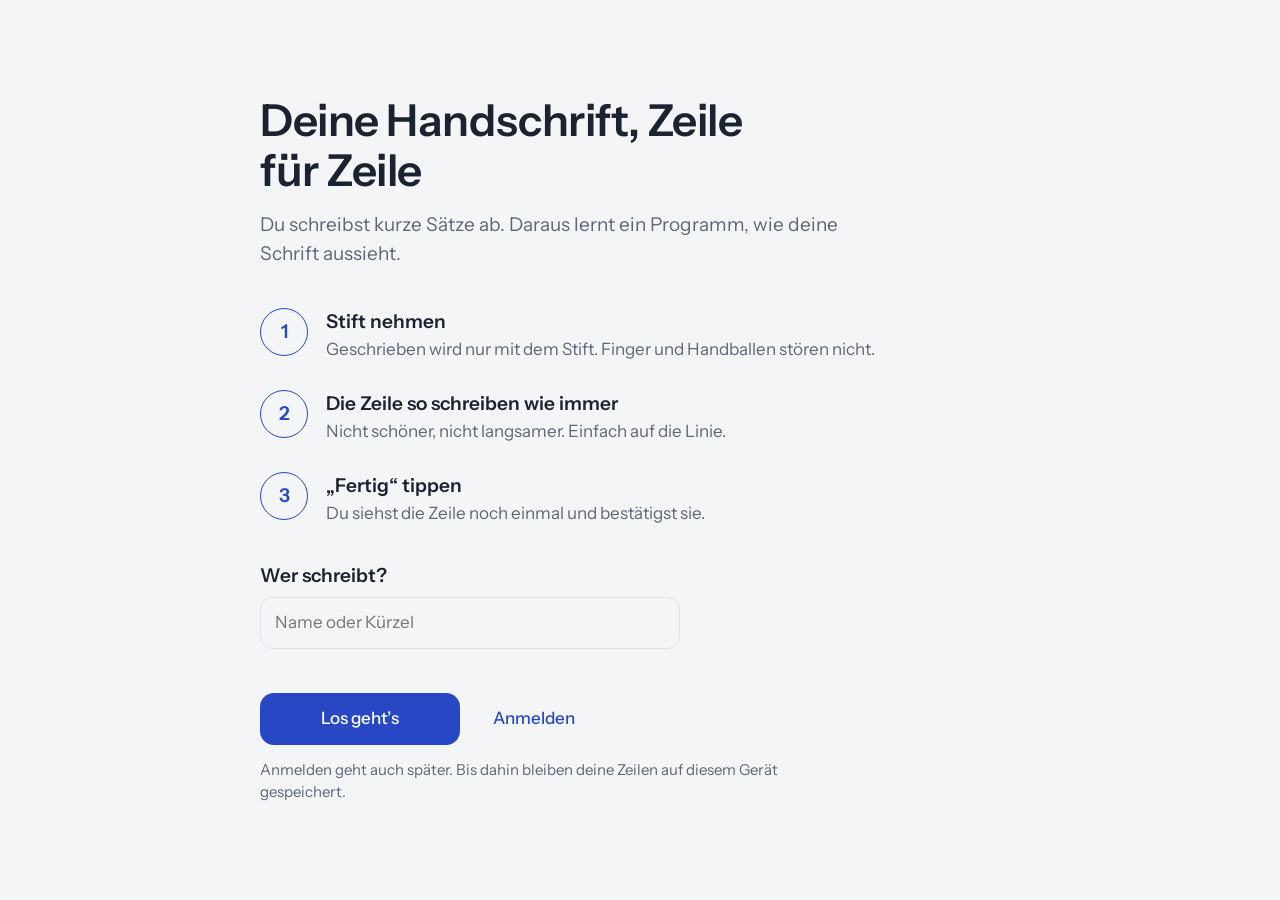
<file: web/index.html>
<!doctype html>
<html lang="de">
<head>
<meta charset="utf-8">
<meta name="viewport" content="width=device-width, initial-scale=1, maximum-scale=1, user-scalable=no, viewport-fit=cover">
<title>Handschrift</title>
<meta name="color-scheme" content="light dark">
<meta name="theme-color" content="#F3F5F7" media="(prefers-color-scheme: light)">
<meta name="theme-color" content="#14171C" media="(prefers-color-scheme: dark)">
<link rel="manifest" href="manifest.webmanifest">
<link rel="icon" href="icons/icon.svg" type="image/svg+xml">
<link rel="apple-touch-icon" href="icons/icon-192.png">
<link rel="stylesheet" href="styles.css">
<link rel="stylesheet" href="library.css">
<link rel="stylesheet" href="training.css">
<script src="config.js"></script>
<script type="module" src="js/main.js"></script>
</head>
<body>
<svg width="0" height="0" style="position:absolute" aria-hidden="true">
  <defs>
    <symbol id="i-undo" viewBox="0 0 24 24"><path d="M9 14 4 9l5-5"/><path d="M4 9h10.5a5.5 5.5 0 0 1 0 11H11"/></symbol>
    <symbol id="i-redo" viewBox="0 0 24 24"><path d="M15 14l5-5-5-5"/><path d="M20 9H9.5a5.5 5.5 0 0 0 0 11H13"/></symbol>
    <symbol id="i-eraser" viewBox="0 0 24 24"><path d="M8.5 19.5 3.8 14.8a1.8 1.8 0 0 1 0-2.6l8.4-8.4a1.8 1.8 0 0 1 2.6 0l4.4 4.4a1.8 1.8 0 0 1 0 2.6l-8.8 8.7z"/><path d="M8.6 8.4l7 7"/><path d="M8.5 19.5H20"/></symbol>
    <symbol id="i-clear" viewBox="0 0 24 24"><path d="M5 7h14"/><path d="M10 7V5h4v2"/><path d="M7 7l1 12h8l1-12"/></symbol>
    <symbol id="i-skip" viewBox="0 0 24 24"><path d="M5 6l7 6-7 6"/><path d="M13 6l7 6-7 6"/></symbol>
    <symbol id="i-check" viewBox="0 0 24 24"><path d="M5 12.5l4.5 4.5L19 7.5"/></symbol>
    <symbol id="i-again" viewBox="0 0 24 24"><path d="M19 12a7 7 0 1 1-2.05-4.95"/><path d="M19 4v4h-4"/></symbol>
    <symbol id="i-gear" viewBox="0 0 24 24"><path d="M4 7h9M17 7h3M4 17h3M11 17h9"/><circle cx="15" cy="7" r="2"/><circle cx="9" cy="17" r="2"/></symbol>
    <symbol id="i-cloud-alert" viewBox="0 0 24 24"><path d="M7 18h10a4 4 0 0 0 .6-7.95A6 6 0 0 0 6.1 10.5 3.75 3.75 0 0 0 7 18z"/><path d="M12 9.5v3.5"/><path d="M12 15.4v.2"/></symbol>
    <symbol id="i-cloud-check" viewBox="0 0 24 24"><path d="M7 18h10a4 4 0 0 0 .6-7.95A6 6 0 0 0 6.1 10.5 3.75 3.75 0 0 0 7 18z"/><path d="M9.4 13.4l1.9 1.9 3.5-3.6"/></symbol>
    <symbol id="i-cloud" viewBox="0 0 24 24"><path d="M7 18h10a4 4 0 0 0 .6-7.95A6 6 0 0 0 6.1 10.5 3.75 3.75 0 0 0 7 18z"/><path d="M12 15v-5M9.8 12.2 12 10l2.2 2.2"/></symbol>
    <symbol id="i-pen" viewBox="0 0 24 24"><path d="M4 20l1.2-4.4L15.8 5a2 2 0 0 1 2.8 0l.4.4a2 2 0 0 1 0 2.8L8.4 18.8 4 20z"/><path d="M14 6.8l3.2 3.2"/></symbol>
    <symbol id="i-down" viewBox="0 0 24 24"><path d="M12 4v11"/><path d="M7.5 10.5 12 15l4.5-4.5"/><path d="M5 19h14"/></symbol>
    <symbol id="i-info" viewBox="0 0 24 24"><circle cx="12" cy="12" r="9"/><path d="M12 11v5"/><path d="M12 7.6v.2"/></symbol>
    <symbol id="i-back" viewBox="0 0 24 24"><path d="M15 5l-7 7 7 7"/></symbol>
    <symbol id="i-copy" viewBox="0 0 24 24"><rect x="8.5" y="8.5" width="11" height="11" rx="2"/><path d="M15.5 8.5V6.5a2 2 0 0 0-2-2h-7a2 2 0 0 0-2 2v7a2 2 0 0 0 2 2h2"/></symbol>
    <symbol id="i-nib" viewBox="0 0 24 24"><path d="M12 3.5 17.5 10 12 20.5 6.5 10z"/><path d="M12 13.2v7.3"/><circle cx="12" cy="11.6" r="1.4"/></symbol>
    <symbol id="i-expand" viewBox="0 0 24 24"><path d="M4 9V4h5M15 4h5v5M20 15v5h-5M9 20H4v-5"/></symbol>
    <symbol id="i-more" viewBox="0 0 24 24"><circle cx="5.5" cy="12" r="1.3"/><circle cx="12" cy="12" r="1.3"/><circle cx="18.5" cy="12" r="1.3"/></symbol>
    <symbol id="i-share" viewBox="0 0 24 24"><path d="M12 15V4"/><path d="M7.5 8.5 12 4l4.5 4.5"/><path d="M5 12v6.5A1.5 1.5 0 0 0 6.5 20h11a1.5 1.5 0 0 0 1.5-1.5V12"/></symbol>
    <symbol id="i-shrink" viewBox="0 0 24 24"><path d="M9 4v5H4M15 4v5h5M20 15h-5v5M4 15h5v5"/></symbol>
    <symbol id="i-panel" viewBox="0 0 24 24"><rect x="3.5" y="5" width="17" height="14" rx="2"/><path d="M9.5 5v14"/></symbol>
  </defs>
</svg>

<header class="bar" id="bar">
  <nav class="tabs" aria-label="Bereiche">
    <a href="#/erfassen" data-route="erfassen">Erfassen</a>
    <a href="#/schreiben" data-route="schreiben">Schreiben</a>
    <a href="#/training" data-route="training">Training</a>
  </nav>
  <div class="bar-right">
    <a class="waiting empty" id="waiting" href="#/einstellungen" aria-hidden="true" tabindex="-1">
      <svg class="ic"><use id="waiting-icon" href="#i-cloud"/></svg><span id="waiting-text" class="w-long"></span><span id="waiting-short" class="w-short"></span>
    </a>
    <a class="iconbtn" href="#/einstellungen" data-route="einstellungen" aria-label="Einstellungen" title="Einstellungen">
      <svg class="ic"><use href="#i-gear"/></svg>
    </a>
  </div>
</header>

<main id="main">

  <p class="framed-note" id="framed-note" hidden>Anmelden und Installieren klappt nur, wenn die App in einem eigenen Tab läuft. <a id="framed-link" href="./index.html" target="_blank" rel="noopener">App im eigenen Tab öffnen</a></p>

  <!-- No storage (IndexedDB blocked) -->
  <section class="view view-generate" id="v-nostore" hidden>
    <div class="placeholder">
      <h1>Hier kann nichts gespeichert werden</h1>
      <p>Dieser Browser erlaubt der App keinen Speicher, vielleicht ist es ein privates Fenster. Ohne Speicher gehen geschriebene Zeilen verloren.</p>
      <p class="muted">Bitte öffne die App in einem normalen Fenster.</p>
    </div>
  </section>

  <!-- First run -->
  <section class="view view-start" id="v-start" hidden>
    <div class="start-inner">
      <h1 class="start-title">Deine Handschrift, Zeile für Zeile</h1>
      <p class="lead">Du schreibst kurze Sätze ab. Daraus lernt ein Programm, wie deine Schrift aussieht.</p>
      <ol class="steps">
        <li><span class="step-n">1</span><div><strong>Stift nehmen</strong><span>Geschrieben wird nur mit dem Stift. Finger und Handballen stören nicht.</span></div></li>
        <li><span class="step-n">2</span><div><strong>Die Zeile so schreiben wie immer</strong><span>Nicht schöner, nicht langsamer. Einfach auf die Linie.</span></div></li>
        <li><span class="step-n">3</span><div><strong>„Fertig“ tippen</strong><span>Du siehst die Zeile noch einmal und bestätigst sie.</span></div></li>
      </ol>
      <div class="who">
        <label class="field" for="start-writer"><span>Wer schreibt?</span>
          <input id="start-writer" type="text" autocomplete="off" autocapitalize="words" spellcheck="false" maxlength="40" placeholder="Name oder Kürzel"></label>
        <p class="err" id="start-err" role="alert" hidden>Bitte gib einen Namen oder ein Kürzel ein.</p>
      </div>
      <div class="start-actions">
        <button class="btn primary" id="start-go" type="button">Los geht’s</button>
        <button class="btn quiet" id="start-signin" type="button">Anmelden</button>
      </div>
      <p class="fine" id="start-signin-note">Anmelden geht auch später. Bis dahin bleiben deine Zeilen auf diesem Gerät gespeichert.</p>
    </div>
  </section>

  <!-- Capture -->
  <section class="view view-capture" id="v-erfassen" hidden>
    <div class="cap" id="cap" data-state="loading">

      <div class="cap-write">
        <div class="cap-head">
          <p class="progress"><span class="who-now" id="cap-writer"></span><span id="cap-progress">&nbsp;</span><a class="total" id="cap-total" href="#/zeilen" title="Meine Zeilen ansehen und bearbeiten"></a></p>
          <div class="pbar" aria-hidden="true"><span id="cap-bar"></span></div>
          <p class="prompt" id="cap-prompt" aria-live="polite">&nbsp;</p>
        </div>
        <div class="cap-tools" role="toolbar" aria-label="Zeile">
          <button class="btn tool" id="cap-undo" type="button" aria-label="Rückgängig"><svg class="ic"><use href="#i-undo"/></svg><span>Rückgängig</span></button>
          <button class="btn tool icon" id="cap-again" type="button" aria-label="Wiederholen" title="Wiederholen" disabled><svg class="ic"><use href="#i-redo"/></svg></button>
          <button class="btn tool" id="cap-erase" type="button" aria-label="Radieren"><svg class="ic"><use href="#i-eraser"/></svg><span>Radieren</span></button>
          <button class="btn tool erase-only" id="erase-cancel" type="button"><svg class="ic"><use href="#i-back"/></svg><span>Abbrechen</span></button>
          <p class="erase-status erase-only" id="erase-status" aria-live="polite"></p>
          <button class="btn primary danger erase-only" id="erase-ok" type="button" disabled><svg class="ic"><use href="#i-eraser"/></svg><span>Entfernen</span></button>
          <span class="sep" aria-hidden="true"></span>
          <button class="btn tool" id="cap-skip" type="button" aria-label="Überspringen"><svg class="ic"><use href="#i-skip"/></svg><span>Überspringen</span></button>
          <button class="btn tool" id="cap-clear" type="button" aria-label="Löschen"><svg class="ic"><use href="#i-clear"/></svg><span>Löschen</span></button>
          <span class="spacer"></span>
          <button class="btn tool" id="cap-look" type="button" aria-label="Stift & Papier" aria-haspopup="dialog"><svg class="ic"><use href="#i-nib"/></svg><span>Stift &amp; Papier</span></button>
          <button class="btn tool" id="cap-fs" type="button" aria-label="Vollbild" aria-pressed="false"><svg class="ic"><use id="cap-fs-icon" href="#i-expand"/></svg><span id="cap-fs-label">Vollbild</span></button>
          <button class="btn tool icon" id="cap-more" type="button" aria-label="Mehr" title="Mehr" aria-haspopup="menu" aria-expanded="false" aria-controls="cap-menu" hidden><svg class="ic"><use href="#i-more"/></svg></button>
          <span class="sep" aria-hidden="true"></span>
          <button class="btn primary" id="cap-done" type="button" aria-label="Fertig"><svg class="ic"><use href="#i-check"/></svg><span>Fertig</span></button>
        </div>
        <!-- On a narrow screen Überspringen, Stift & Papier and Vollbild move in here (view.js fitTools). -->
        <div class="cap-menu" id="cap-menu" role="menu" aria-label="Mehr" hidden></div>
        <div class="sheet" id="cap-sheet">
          <canvas id="cap-canvas"></canvas>
          <p class="sheet-hint" id="cap-hint">Schreib mit dem Stift auf die Linie.</p>
        </div>
        <p class="turn-hint">Dreh das Gerät quer, dann passt die Zeile besser.</p>
      </div>

      <div class="cap-panel cap-confirm" role="region" aria-labelledby="confirm-title">
        <h2 id="confirm-title">Genau so geschrieben?</h2>
        <div class="compare">
          <p class="compare-label">Vorlage</p>
          <p class="compare-text" id="confirm-prompt"></p>
          <p class="compare-label">Deine Zeile</p>
          <div class="compare-ink"><canvas id="confirm-canvas"></canvas></div>
        </div>
        <ul class="qa" id="confirm-qa" hidden></ul>
        <div class="actions">
          <button class="btn" id="confirm-back" type="button"><svg class="ic"><use href="#i-back"/></svg><span>Zurück zum Blatt</span></button>
          <button class="btn" id="confirm-redo" type="button"><svg class="ic"><use href="#i-again"/></svg><span>Nochmal</span></button>
          <button class="btn primary" id="confirm-ok" type="button"><svg class="ic"><use href="#i-check"/></svg><span id="confirm-ok-label">Ja, weiter</span></button>
        </div>
      </div>

      <div class="cap-panel cap-pause" role="alertdialog" aria-labelledby="pause-title">
        <h2 id="pause-title">Der Bildschirm hat sich bewegt</h2>
        <p>Bitte schreib die Zeile noch einmal.</p>
        <div class="actions"><button class="btn primary" id="pause-ok" type="button"><svg class="ic"><use href="#i-pen"/></svg><span>Zeile neu schreiben</span></button></div>
      </div>

      <div class="cap-panel cap-block">
        <h2 id="block-title">Block geschafft</h2>
        <div class="dots" id="block-dots" aria-hidden="true"></div>
        <p id="block-text"></p>
        <div class="actions">
          <button class="btn" id="block-pause" type="button">Pause machen</button>
          <button class="btn primary" id="block-next" type="button"><span>Nächster Block</span></button>
        </div>
      </div>

      <div class="cap-panel cap-resting">
        <h2>Gute Pause</h2>
        <p>Du kannst jederzeit weitermachen, auch auf einem anderen Gerät.</p>
        <div class="actions"><button class="btn primary" id="rest-go" type="button"><svg class="ic"><use href="#i-pen"/></svg><span>Weiterschreiben</span></button></div>
      </div>

      <div class="cap-panel cap-all">
        <h2>Alle Zeilen geschrieben</h2>
        <p id="all-text">Danke! Mehr gibt es im Moment nicht zu schreiben.</p>
      </div>

      <div class="cap-panel cap-nocaps" role="alert">
        <h2>So kann die App nicht aufzeichnen</h2>
        <p id="nocaps-text"></p>
      </div>

      <div class="cap-panel cap-loading"><p class="muted">Einen Moment …</p></div>
    </div>

    <dialog class="dlg look-dlg" id="dlg-look" aria-labelledby="look-title">
      <div class="look-head">
        <h2 id="look-title">Stift &amp; Papier</h2>
        <button class="btn primary" id="look-close" type="button"><span>Schließen</span></button>
      </div>
      <p class="look-note">So sieht deine Schrift auf dem Blatt aus. Aufgezeichnet wird immer genau dasselbe.</p>
      <div id="look-controls"></div>
    </dialog>
  </section>

  <!-- Generate: text in, handwriting out -->
  <section class="view view-write" id="v-schreiben" hidden>
    <div class="gen" id="gen" data-mode="zettel">

      <!-- Zettel: a short text on a sheet of its own size; Seite: A4 pages and a PDF (page-view.js) -->
      <div class="gen-modes" role="radiogroup" aria-label="Art">
        <button class="gen-choice" type="button" role="radio" aria-checked="true" data-mode="zettel">Zettel</button>
        <button class="gen-choice" type="button" role="radio" aria-checked="false" data-mode="seite">Seite</button>
      </div>

      <!-- The sheet. It is always there; without a model it says why and what to do. -->
      <div class="gen-stage" id="gen-stage">
        <div class="gen-paper" id="gen-paper">
          <canvas class="gen-lines" id="gen-lines" aria-hidden="true"></canvas>
          <div id="gen-canvas" role="img" aria-label="Geschriebener Text"></div>
          <p class="gen-empty" id="gen-empty">Hier erscheint deine Schrift.</p>
          <div class="gen-state" id="gen-model" role="status">
            <div class="gen-state-in">
              <p id="gm-text"></p>
              <div class="pbar" id="gm-bar" hidden><span id="gm-fill"></span></div>
              <div class="gen-state-actions" id="gm-actions">
                <button class="btn primary" id="gm-signin" type="button" hidden>Anmelden</button>
                <a class="btn primary" id="gm-capture" href="#/erfassen" hidden>Zeilen schreiben</a>
                <button class="btn" id="gm-retry" type="button" hidden><span>Nochmal versuchen</span></button>
              </div>
            </div>
          </div>
        </div>
      </div>

      <!-- Seite: the A4 pages, one canvas each; a tap on a word marks its piece for rewriting -->
      <div class="pg-stage" id="pg-stage" data-only="seite" hidden>
        <div class="pg-pages" id="pg-pages">
          <p class="pg-empty" id="pg-empty">Hier erscheinen deine Seiten.</p>
          <div class="pg-pick" id="pg-pick" hidden><button class="pg-redo" id="pg-redo" type="button"><svg class="ic" aria-hidden="true"><use href="#i-again"/></svg><span>Neu schreiben</span></button></div>
        </div>
      </div>

      <div class="gen-dock" id="gen-work" hidden>
        <div class="gen-row">
          <div class="gen-status">
            <span class="gen-busy" id="gen-busy" hidden><span class="pen-dot" aria-hidden="true"></span><span id="gen-busy-text" role="status">schreibt …</span></span>
            <span class="gen-busy" id="pg-busy" data-only="seite" hidden><span class="pen-dot" aria-hidden="true"></span><span id="pg-busy-text" role="status"></span><span class="pbar" id="pg-bar" hidden><span id="pg-fill"></span></span></span>
            <span class="gen-info pg-info" id="pg-info" data-only="seite" role="status" hidden></span>
            <span class="gen-info" id="gen-info"><span id="gi-text" role="status"></span><span class="pbar" id="gi-bar" hidden><span id="gi-fill"></span></span></span>
          </div>
          <div class="gen-tools">
            <button class="gen-tool" id="pg-now" data-only="seite" type="button" aria-label="Sofort zeigen" hidden><svg class="ic" aria-hidden="true"><use href="#i-skip"/></svg><span class="pg-long">Sofort zeigen</span></button>
            <button class="gen-tool" id="gen-again" data-only="zettel" type="button" title="Denselben Text noch einmal schreiben" disabled><svg class="ic" aria-hidden="true"><use href="#i-again"/></svg><span>Nochmal</span></button>
            <button class="gen-tool" id="gen-style-btn" type="button" aria-expanded="false" aria-controls="gen-style"><svg class="ic" aria-hidden="true"><use href="#i-nib"/></svg><span>Stil</span></button>
            <div class="gen-menu-wrap" data-only="zettel">
              <button class="gen-tool" id="gen-save" type="button" aria-haspopup="menu" aria-expanded="false" aria-controls="gen-save-menu" disabled><svg class="ic" aria-hidden="true"><use href="#i-down"/></svg><span>Speichern</span></button>
              <div class="gen-menu" id="gen-save-menu" role="menu" hidden>
                <button type="button" role="menuitem" id="gen-png" disabled>Als Bild</button>
                <button type="button" role="menuitem" id="gen-ink-png" disabled>Ohne Papier</button>
                <button type="button" role="menuitem" id="gen-svg" disabled>Als SVG</button>
                <button type="button" role="menuitem" id="gen-copy" disabled hidden>Kopieren</button>
              </div>
            </div>
            <button class="gen-tool" id="pg-share" data-only="seite" type="button" aria-label="Teilen" disabled hidden><svg class="ic" aria-hidden="true"><use href="#i-share"/></svg><span class="pg-long">Teilen</span></button>
            <button class="gen-tool" id="pg-pdf" data-only="seite" type="button" disabled><svg class="ic" aria-hidden="true"><use href="#i-down"/></svg><span class="pg-long">PDF herunterladen</span><span class="pg-short">PDF</span></button>
          </div>
        </div>
        <!-- Seite: marks for a touch keyboard, on the selection or the current line (editor-tools.js) -->
        <div class="pg-marks" id="pg-marks" data-only="seite" role="toolbar" aria-label="Auszeichnen">
          <button class="gen-tool" type="button" data-tool="heading">Überschrift</button>
          <button class="gen-tool" type="button" data-tool="list">Liste</button>
          <button class="gen-tool" type="button" data-tool="check">Kästchen</button>
          <button class="gen-tool" type="button" data-tool="bold">kräftig</button>
          <button class="gen-tool" type="button" data-tool="underline">unterstreichen</button>
          <button class="gen-tool" type="button" data-tool="mark">markieren</button>
          <button class="gen-tool" type="button" data-tool="color">Farbe</button>
          <button class="gen-tool" type="button" data-tool="arrow">Pfeil</button>
          <button class="gen-tool" type="button" data-tool="box">Merkkasten</button>
          <button class="gen-tool" type="button" data-tool="center">Mitte</button>
          <button class="gen-tool" type="button" data-tool="date">Datum</button>
        </div>

        <!-- Stil: the look of the sheet (the same options as when recording), then the finer controls -->
        <div class="gen-style" id="gen-style" hidden>
          <div class="gen-style-main">
            <div class="gen-opt gen-opt-pen"><span class="gen-opt-l" id="gs-pen-l">Stift</span>
              <div class="gen-choices" role="radiogroup" aria-labelledby="gs-pen-l">
                <button class="gen-choice" type="button" role="radio" aria-checked="false" data-k="pen" data-v="fineliner">Fineliner</button>
                <button class="gen-choice" type="button" role="radio" aria-checked="false" data-k="pen" data-v="fueller">Füller</button>
                <button class="gen-choice" type="button" role="radio" aria-checked="false" data-k="pen" data-v="bleistift">Bleistift</button>
              </div>
            </div>
            <div class="gen-opt gen-opt-width"><span class="gen-opt-l" id="gs-width-l">Strichstärke</span>
              <div class="gen-choices" role="radiogroup" aria-labelledby="gs-width-l">
                <button class="gen-choice gen-w" type="button" role="radio" aria-checked="false" data-k="width" data-v="0.14" aria-label="Sehr fein" title="Sehr fein"><i style="height:1px"></i></button>
                <button class="gen-choice gen-w" type="button" role="radio" aria-checked="false" data-k="width" data-v="0.19" aria-label="Fein" title="Fein"><i style="height:1.5px"></i></button>
                <button class="gen-choice gen-w" type="button" role="radio" aria-checked="false" data-k="width" data-v="0.25" aria-label="Mittel" title="Mittel"><i style="height:2px"></i></button>
                <button class="gen-choice gen-w" type="button" role="radio" aria-checked="false" data-k="width" data-v="0.32" aria-label="Kräftig" title="Kräftig"><i style="height:3px"></i></button>
                <button class="gen-choice gen-w" type="button" role="radio" aria-checked="false" data-k="width" data-v="0.42" aria-label="Dick" title="Dick"><i style="height:4px"></i></button>
              </div>
            </div>
            <label class="gen-opt" data-only="zettel"><span class="gen-opt-l">Größe</span><input type="range" id="gen-size" min="6" max="30" step="1" value="11"></label>
            <div class="gen-opt" data-only="seite"><span class="gen-opt-l" id="gs-docsize-l">Schrift</span>
              <div class="gen-choices" role="radiogroup" aria-labelledby="gs-docsize-l">
                <button class="gen-choice" type="button" role="radio" aria-checked="false" data-k="docsize" data-v="klein">Klein</button>
                <button class="gen-choice" type="button" role="radio" aria-checked="true" data-k="docsize" data-v="mittel">Mittel</button>
                <button class="gen-choice" type="button" role="radio" aria-checked="false" data-k="docsize" data-v="gross">Groß</button>
              </div>
            </div>
            <div class="gen-opt gen-opt-paper"><span class="gen-opt-l" id="gs-paper-l">Papier</span>
              <div class="gen-choices" role="radiogroup" aria-labelledby="gs-paper-l">
                <button class="gen-choice" type="button" role="radio" aria-checked="false" data-k="paper" data-v="blanko">Blanko</button>
                <button class="gen-choice" type="button" role="radio" aria-checked="false" data-k="paper" data-v="liniert">Liniert</button>
                <button class="gen-choice" type="button" role="radio" aria-checked="false" data-k="paper" data-v="kariert">Kariert</button>
              </div>
            </div>
            <div class="gen-opt gen-opt-scheme"><span class="gen-opt-l" id="gs-scheme-l">Farben</span>
              <div class="gen-choices" role="radiogroup" aria-labelledby="gs-scheme-l">
                <button class="gen-choice" type="button" role="radio" aria-checked="false" data-k="scheme" data-v="dark_on_light">Dunkel auf hell</button>
                <button class="gen-choice" type="button" role="radio" aria-checked="false" data-k="scheme" data-v="light_on_dark">Hell auf dunkel</button>
              </div>
            </div>
            <div class="gen-opt gen-opt-more"><button class="gen-more-btn" id="gen-more-btn" type="button" aria-expanded="false" aria-controls="gen-more">Erweitert<i aria-hidden="true"></i></button></div>
          </div>
          <div class="gen-style-more" id="gen-more" hidden>
            <label class="gen-opt gen-opt-model" id="gen-model-row" hidden><span class="gen-opt-l">Modell</span>
              <select class="gen-select" id="gen-model-pick"><option value="newest">Neuestes</option></select></label>
            <label class="gen-opt"><span class="gen-opt-l">Lesbarkeit</span><input type="range" id="gen-bias" min="0" max="1.2" step="0.05" value="0.4"></label>
            <label class="gen-opt" data-only="zettel"><span class="gen-opt-l">Zeilenabstand</span><input type="range" id="gen-spacing" min="5" max="9" step="0.25" value="6.5"></label>
            <div class="gen-opt" id="gen-ink-row"><span class="gen-opt-l" id="gen-ink-l">Tinte</span>
              <div class="gen-inks" id="gen-inks" role="radiogroup" aria-labelledby="gen-ink-l">
                <button class="gen-ink" type="button" role="radio" aria-checked="true" data-ink="blueblack" aria-label="Blauschwarz" title="Blauschwarz"><i></i></button>
                <button class="gen-ink" type="button" role="radio" aria-checked="false" data-ink="black" aria-label="Schwarz" title="Schwarz"><i></i></button>
                <button class="gen-ink" type="button" role="radio" aria-checked="false" data-ink="blue" aria-label="Königsblau" title="Königsblau"><i></i></button>
              </div>
            </div>
            <div class="gen-opt" data-only="seite"><span class="gen-opt-l">Ansicht</span>
              <label class="pg-switch"><input type="checkbox" role="switch" id="pg-animate" checked><span>Schreiben zeigen</span></label>
            </div>
            <div class="gen-opt" data-only="seite"><span class="gen-opt-l">PDF</span>
              <label class="pg-switch"><input type="checkbox" role="switch" id="pg-textlayer" checked><span>Text durchsuchbar</span></label>
            </div>
          </div>
        </div>

        <div class="gen-composer" data-only="zettel">
          <label class="sr-only" for="gen-text">Text</label>
          <textarea id="gen-text" rows="1" maxlength="4000" placeholder="Was soll ich schreiben?" autocomplete="off" spellcheck="true" enterkeyhint="enter"></textarea>
          <button class="gen-go" id="gen-write" type="button" title="Strg + Eingabe">Schreiben</button>
          <button class="gen-go stop" id="gen-cancel" type="button" hidden><i aria-hidden="true"></i>Abbrechen</button>
        </div>
        <div class="gen-composer pg-composer" data-only="seite">
          <label class="sr-only" for="pg-text">Text für die Seiten</label>
          <textarea id="pg-text" rows="2" maxlength="40000" placeholder="Text tippen oder einfügen" autocomplete="off" spellcheck="true" enterkeyhint="enter"></textarea>
          <button class="gen-go" id="pg-write" type="button" title="Strg + Eingabe">Schreiben</button>
          <button class="gen-go stop" id="pg-cancel" type="button" hidden><i aria-hidden="true"></i>Abbrechen</button>
        </div>
        <!-- Formatierung: what to type for headings, lists, marks; the format; an example (format-help.js) -->
        <div class="pg-fmt-row" data-only="seite">
          <button class="gen-tool pg-editor-btn" id="pg-editor-btn" type="button" aria-controls="pg-text" aria-expanded="true" aria-label="Text ausblenden"><svg class="ic" aria-hidden="true"><use href="#i-panel"/></svg></button>
          <button class="gen-tool" id="pg-format" type="button" aria-expanded="false" aria-controls="pg-format-panel">Formatierung</button>
          <span class="pg-detected" id="pg-detected"></span>
          <button class="gen-tool pg-size-btn" id="pg-size-btn" type="button" aria-controls="pg-text" aria-label="Textfeld vergrößern"><svg class="ic" aria-hidden="true"><use href="#i-expand"/></svg></button>
        </div>
        <div class="pg-fmt" id="pg-format-panel" data-only="seite" role="region" aria-label="Formatierung" hidden>
          <div class="pg-fmt-top">
            <div class="gen-opt"><span class="gen-opt-l" id="pg-format-l">Format</span>
              <div class="gen-choices pg-fmt-choices" role="radiogroup" aria-labelledby="pg-format-l"></div>
            </div>
            <div class="pg-fmt-example">
              <button class="gen-tool" id="pg-example" type="button">Beispiel einsetzen</button>
              <button class="gen-tool" id="pg-example-keep" type="button" hidden>Behalten</button>
              <button class="gen-tool" id="pg-example-undo" type="button" hidden><svg class="ic" aria-hidden="true"><use href="#i-undo"/></svg><span>Rückgängig</span></button>
            </div>
          </div>
          <label class="pg-switch"><input type="checkbox" role="switch" id="pg-unwrap" checked><span>Kopierte Zeilenumbrüche zusammenführen</span></label>
          <dl class="pg-ref"></dl>
        </div>
        <p class="gen-note" id="gen-note" data-only="zettel" role="status" hidden></p>
        <p class="gen-note" id="gen-chars" data-only="zettel" hidden></p>
        <p class="gen-note" id="gen-bad" data-only="zettel" hidden></p>
        <p class="gen-note" id="pg-note" data-only="seite" role="status" hidden></p>
        <p class="gen-note" id="pg-chars" data-only="seite" hidden></p>
      </div>
    </div>
  </section>

  <!-- Meine Zeilen: filled by js/library.js -->
  <section class="view view-lines" id="v-zeilen" hidden></section>
  <!-- Training: start a run and follow it (built by js/training/view.js) -->
  <section class="view view-training" id="v-training" hidden></section>

  <!-- Settings -->
  <section class="view view-settings" id="v-einstellungen" hidden>
    <div class="settings">
      <h1>Einstellungen</h1>

      <section class="group" aria-labelledby="g-writer">
        <h2 id="g-writer">Wer schreibt?</h2>
        <p>Gerade schreibt <strong id="wr-current"></strong>.</p>
        <div class="choices" id="wr-list" role="radiogroup" aria-label="Wer schreibt?"></div>
        <div class="row-actions wr-actions"><button class="btn" id="wr-add" type="button">Andere Person hinzufügen</button></div>
        <form class="wr-form" id="wr-add-form" hidden>
          <label class="field" for="wr-input"><span>Name oder Kürzel</span>
            <input id="wr-input" type="text" autocomplete="off" autocapitalize="words" spellcheck="false" maxlength="40" placeholder="Name oder Kürzel"></label>
          <p class="err" id="wr-err" role="alert" hidden>Bitte gib einen Namen oder ein Kürzel ein.</p>
          <div class="actions">
            <button class="btn" id="wr-cancel" type="button">Abbrechen</button>
            <button class="btn primary" id="wr-ok" type="submit">Hinzufügen</button>
          </div>
        </form>
      </section>

      <section class="group" aria-labelledby="g-lines">
        <h2 id="g-lines">Meine Zeilen</h2>
        <div class="row">
          <p>Alles, was du geschrieben hast. Hier kannst du den Text einer Zeile korrigieren oder eine Zeile löschen.</p>
          <div class="row-actions"><a class="btn" id="open-lines" href="#/zeilen"><span>Meine Zeilen</span></a></div>
        </div>
      </section>

      <section class="group" aria-labelledby="g-look">
        <h2 id="g-look">Stift &amp; Papier</h2>
        <p class="muted" id="look-none">Wähle zuerst, wer schreibt.</p>
        <div id="g-look-box" hidden>
          <p id="look-for"></p>
          <div id="look-settings"></div>
        </div>
      </section>

      <section class="group" aria-labelledby="g-account">
        <h2 id="g-account">Konto</h2>
        <div class="row" id="acc-out">
          <p>Nicht angemeldet. Deine Zeilen bleiben auf diesem Gerät, bis du dich anmeldest.</p>
          <div class="row-actions">
            <button class="btn primary" id="acc-oauth" type="button" hidden>Mit Hugging Face anmelden</button>
            <button class="btn" id="acc-token" type="button">Mit Schlüssel anmelden</button>
          </div>
        </div>
        <div class="row" id="acc-in" hidden>
          <p>Angemeldet als <strong id="acc-name"></strong></p>
          <div class="row-actions"><button class="btn" id="acc-signout" type="button">Abmelden</button></div>
        </div>
      </section>

      <!-- optional GitHub token for the Training tab (js/training/github-settings.js) -->
      <section class="group" id="gh-settings" aria-labelledby="g-github"></section>

      <section class="group" aria-labelledby="g-upload">
        <h2 id="g-upload">Hochladen</h2>
        <div class="safe" id="safe" data-level="none" role="status">
          <svg class="ic safe-ic" aria-hidden="true"><use id="safe-icon" href="#i-cloud"/></svg>
          <div class="safe-body">
            <p class="safe-main" id="safe-main">Noch keine Zeilen auf diesem Gerät.</p>
            <p id="safe-local" hidden></p>
            <p id="up-status" hidden></p>
            <p id="safe-pending" hidden></p>
            <p class="muted" id="safe-check-text">Noch nicht geprüft.</p>
          </div>
        </div>
        <p class="safe-help" id="safe-help" hidden></p>
        <div class="row-actions safe-actions">
          <button class="btn" id="safe-check" type="button"><svg class="ic"><use href="#i-again"/></svg><span>Jetzt prüfen</span></button>
          <button class="btn" id="up-now" type="button" hidden><svg class="ic"><use href="#i-cloud"/></svg><span>Jetzt hochladen</span></button>
        </div>
        <p class="muted up-where">Gespeichert in deinem Hugging-Face-Konto (privat). Als sicher gilt eine Zeile erst, wenn die App sie dort wiedergefunden hat.</p>
        <p class="muted" id="up-rejected" hidden></p>
      </section>

      <section class="group" aria-labelledby="g-safety">
        <h2 id="g-safety">Sicherung</h2>
        <div class="row">
          <p id="backup-status">Alle Zeilen, die auf diesem Gerät gespeichert sind, als eine Datei.</p>
          <div class="row-actions"><button class="btn" id="backup" type="button"><svg class="ic"><use href="#i-down"/></svg><span>Sicherung herunterladen</span></button></div>
        </div>
      </section>

      <section class="group" aria-labelledby="g-test">
        <h2 id="g-test">Zum Testen</h2>
        <label class="switch-row">
          <span><strong>Auch mit Finger oder Maus schreiben</strong><span class="muted">Solche Zeilen werden markiert und nicht fürs Lernen verwendet.</span></span>
          <input type="checkbox" role="switch" id="allow-finger">
        </label>
      </section>

      <section class="group" aria-labelledby="g-diag">
        <h2 id="g-diag">Technische Werte</h2>
        <p class="muted">Falls etwas nicht stimmt, lies diese Werte bitte vor.</p>
        <dl class="kv diag" id="diag"></dl>
      </section>
    </div>
  </section>
</main>

<dialog class="dlg" id="dlg-token" aria-labelledby="tok-title">
  <form method="dialog" id="tok-form">
    <h2 id="tok-title">Mit Schlüssel anmelden</h2>
    <p>Lege auf huggingface.co einen Zugangsschlüssel an (Profilbild → Settings → Access Tokens → Neu, Typ „Write“) und füge ihn hier ein.</p>
    <label class="field"><span>Zugangsschlüssel</span>
      <input id="tok-input" name="token" type="password" autocomplete="off" autocapitalize="off" spellcheck="false" placeholder="hf_…"></label>
    <p class="err" id="tok-err" role="alert" hidden></p>
    <div class="actions">
      <button class="btn" value="cancel" type="button" id="tok-cancel">Abbrechen</button>
      <button class="btn primary" type="submit" id="tok-ok">Anmelden</button>
    </div>
  </form>
</dialog>

<dialog class="dlg" id="dlg-repo" aria-labelledby="repo-title">
  <h2 id="repo-title">Ablage für deine Zeilen anlegen?</h2>
  <p>In deinem Hugging-Face-Konto gibt es noch keinen Ort für deine Zeilen. Die App legt ihn privat an, nur du siehst ihn.</p>
  <p class="err" id="repo-err" role="alert" hidden></p>
  <div class="actions">
    <button class="btn" type="button" id="repo-later">Später</button>
    <button class="btn primary" type="button" id="repo-create">Anlegen</button>
  </div>
</dialog>

<div class="toast" id="toast" role="status" aria-live="polite" hidden></div>
</body>
</html>
</file>
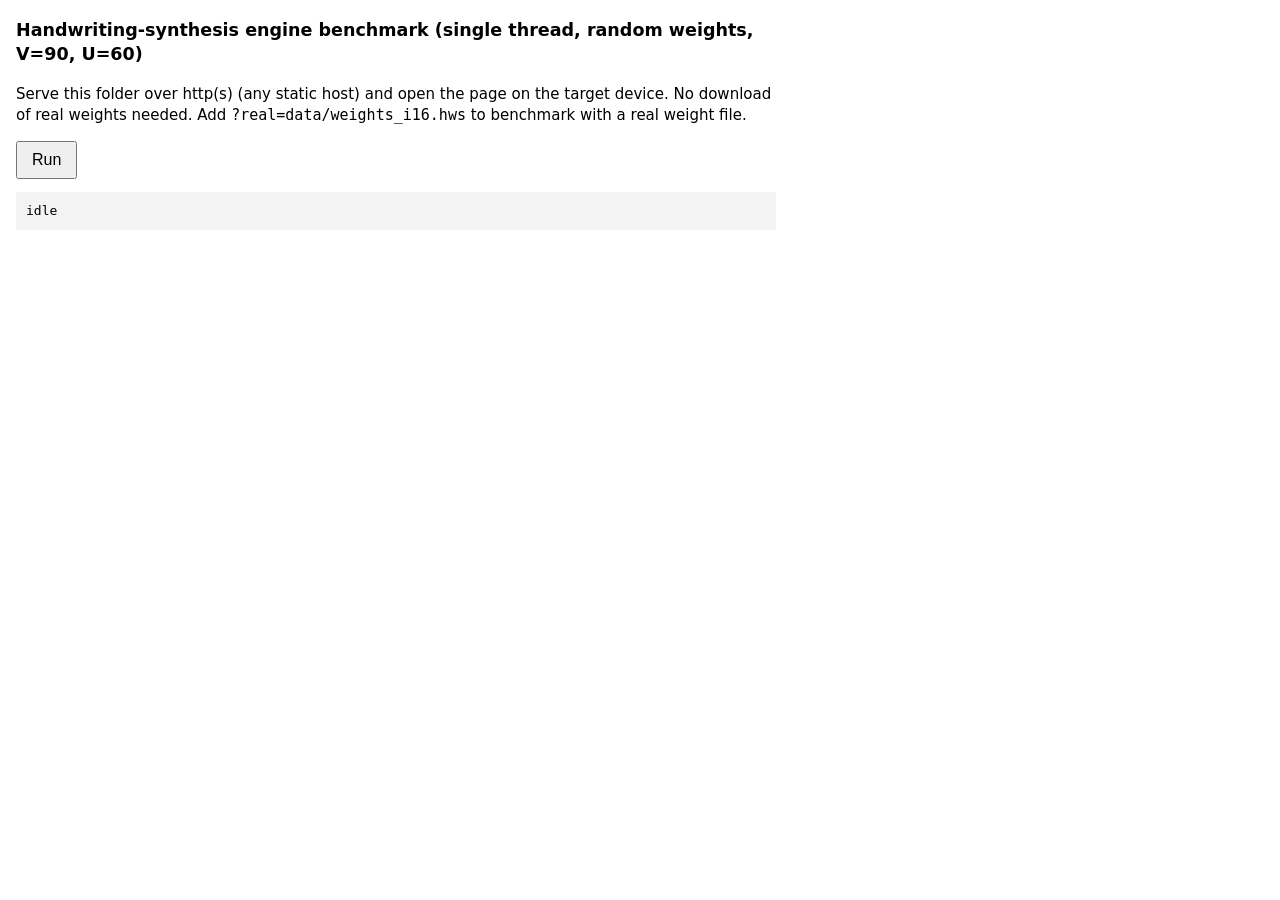
<file: tools/wasm-kernel/bench.html>
<!doctype html>
<html lang="en">
<head>
<meta charset="utf-8">
<meta name="viewport" content="width=device-width, initial-scale=1">
<title>hwsyn engine benchmark</title>
<style>body{font:15px/1.4 system-ui,sans-serif;margin:16px;max-width:760px}pre{background:#f3f3f3;padding:10px;overflow-x:auto;font-size:13px}button{font-size:16px;padding:8px 14px}</style>
</head>
<body>
<h3>Handwriting-synthesis engine benchmark (single thread, random weights, V=90, U=60)</h3>
<p>Serve this folder over http(s) (any static host) and open the page on the target device. No download of real weights needed.
Add <code>?real=data/weights_i16.hws</code> to benchmark with a real weight file.</p>
<button id="go">Run</button>
<pre id="log">idle</pre>
<script type="module">
import { randomModel, samplePoint, mulberry32, encodeText } from './hwsyn_common.mjs';
import { createJsEngine } from './hwsyn_js.mjs';
import { createWasmEngine, wasmSimdSupported } from './hwsyn_wasm.mjs';
import { modelFromHws } from './hwsyn_formats.mjs';
const log = (s) => { document.getElementById('log').textContent += '\n' + s; };
const tick = () => new Promise((r) => setTimeout(r, 30));
function rollout(engine, steps, seed) {
  const rnd = mulberry32(seed), p = new Float64Array(3); engine.reset();
  let x0 = 0, x1 = 0, x2 = 0, acc = 0;
  for (let t = 0; t < steps; t++) { engine.step(x0, x1, x2, 0.5); samplePoint(engine.out, rnd, p, 0); x0 = p[0]; x1 = p[1]; x2 = p[2]; acc += x0 + 2 * x1 + engine.phi[t % engine.U]; }
  return acc;
}
async function run() {
  const q = new URLSearchParams(location.search), STEPS = +(q.get('steps') || 700), REPS = +(q.get('reps') || 5);
  document.getElementById('log').textContent = navigator.userAgent;
  log(`hardwareConcurrency=${navigator.hardwareConcurrency} deviceMemory=${navigator.deviceMemory} crossOriginIsolated=${self.crossOriginIsolated} wasmSIMD=${wasmSimdSupported()} Float16Array=${typeof Float16Array !== 'undefined'}`);
  let model, codes;
  if (q.get('real')) {
    const t0 = performance.now(); const buf = await (await fetch(q.get('real'))).arrayBuffer(); const t1 = performance.now();
    model = modelFromHws(buf); codes = encodeText('Franz jagt im komplett verwahrlosten Taxi quer durch Bayern', model.charset);
    log(`weights ${q.get('real')}: ${(buf.byteLength / 1e6).toFixed(2)} MB, fetch ${(t1 - t0).toFixed(0)} ms, parse ${(performance.now() - t1).toFixed(0)} ms`);
  } else {
    model = randomModel(90, 7); const r = mulberry32(99); codes = Int32Array.from({ length: 60 }, () => 1 + Math.floor(r() * 89));
  }
  const results = [];
  const specs = [['wasm', 'hwsyn_i16.wasm'], ['wasm', 'hwsyn_i8.wasm'], ['wasm', 'hwsyn_f32.wasm'], ['js', 'axpy8']];
  for (const [kind, what] of specs) {
    await tick();
    try {
      const t0 = performance.now();
      const engine = kind === 'js' ? createJsEngine(model, what) : await createWasmEngine(await (await fetch(what)).arrayBuffer(), model);
      const tInit = performance.now() - t0;
      engine.setText(codes);
      let sink = rollout(engine, 300, 1) + rollout(engine, 300, 2);
      const times = [];
      for (let r = 0; r < REPS; r++) { await tick(); const a = performance.now(); sink += rollout(engine, STEPS, 100 + r); times.push(performance.now() - a); }
      times.sort((a, b) => a - b);
      const med = times[times.length >> 1];
      const res = { engine: engine.name, init_ms: Math.round(tInit), steps_per_s_median: Math.round(STEPS / med * 1000), steps_per_s_best: Math.round(STEPS / times[0] * 1000), ms_per_700: Math.round(med * 700 / STEPS), sink: +sink.toFixed(3) };
      results.push(res);
      log(`${res.engine.padEnd(14)} median ${String(res.steps_per_s_median).padStart(5)} steps/s  best ${String(res.steps_per_s_best).padStart(5)}  ->  ${res.ms_per_700} ms per 700-point line   (init ${res.init_ms} ms)`);
    } catch (e) { log(`${kind}:${what} FAILED: ${e}`); results.push({ engine: what, error: String(e) }); }
  }
  log('done');
  window.__results = { ua: navigator.userAgent, simd: wasmSimdSupported(), float16: typeof Float16Array !== 'undefined', coi: self.crossOriginIsolated, results };
}
document.getElementById('go').onclick = run;
if (new URLSearchParams(location.search).has('auto')) run();
</script>
</body>
</html>
</file>
<file: web/styles.css>
/* Handschrift – quiet paper and ink. One accent: Königsblau, the colour of
   school fountain-pen ink; the writer's own strokes appear in it. */

@font-face {
  font-family: "Instrument Sans"; font-style: normal; font-weight: 400 700; font-display: swap;
  src: url("fonts/instrument-sans-latin-wght.woff2") format("woff2");
}

:root {
  --desk: #F3F5F7;        /* page around the sheet: cool, slightly grey paper */
  --sheet: #FFFFFF;       /* the writing band */
  --ink: #1C2330;         /* text */
  --muted: #5E6775;
  --line: #DDE2E8;        /* hairlines, borders */
  --accent: #2847C4;      /* Königsblau */
  --accent-ink: #FFFFFF;
  --accent-soft: #E7ECFA;
  /* The writing sheet has its own two schemes ("Farben"), independent of the app theme.
     ink.js reads these for the canvas. */
  --paper-light-bg: #FFFFFF;
  --paper-light-ink: #2141B8;       /* the writer's ink: Königsblau */
  --paper-light-graphite: #2B2E34;  /* Bleistift */
  --paper-light-rule: #9DB0CB;      /* the faint blue baseline */
  --paper-light-faint: #DFE5EE;     /* ruled / squared lines, fainter still */
  --paper-light-muted: #5E6775;
  --paper-dark-bg: #1B1F26;
  --paper-dark-ink: #C9D4FF;
  --paper-dark-graphite: #E9ECF1;
  --paper-dark-rule: #52637F;
  --paper-dark-faint: #2F3746;
  --paper-dark-muted: #9AA3B1;
  --shadow: 0 1px 2px rgba(28, 35, 48, .06), 0 8px 28px rgba(28, 35, 48, .06);
  --font: "Instrument Sans", ui-sans-serif, system-ui, -apple-system, "Segoe UI", Roboto, "Noto Sans", "Helvetica Neue", Arial, sans-serif;
  --tap: 52px;
  --gutter: max(16px, min(5vw, 80px));
  color-scheme: light;
}
@media (prefers-color-scheme: dark) {
  :root {
    --desk: #14171C;
    --sheet: #1D2128;
    --ink: #E6E9EE;
    --muted: #9AA3B1;
    --line: #2D333D;
    --accent: #8EA4FF;
    --accent-ink: #0F1424;
    --accent-soft: #232B44;
    --shadow: 0 1px 2px rgba(0, 0, 0, .3), 0 10px 30px rgba(0, 0, 0, .25);
    color-scheme: dark;
  }
}

*, *::before, *::after { box-sizing: border-box; }
html, body { height: 100%; }
html { overscroll-behavior: none; -webkit-text-size-adjust: 100%; }
body {
  margin: 0; background: var(--desk); color: var(--ink);
  font: 400 17px/1.5 var(--font);
  overscroll-behavior: none;
  -webkit-tap-highlight-color: transparent;
  display: flex; flex-direction: column; min-height: 100dvh;
}
body[data-route="erfassen"] { user-select: none; -webkit-user-select: none; -webkit-touch-callout: none; overflow: hidden; height: 100dvh; }
[hidden] { display: none !important; }
h1, h2 { font-weight: 600; letter-spacing: -0.01em; margin: 0; }
p { margin: 0; }
a { color: var(--accent); }
.muted { color: var(--muted); }

.ic { width: 22px; height: 22px; flex: none; fill: none; stroke: currentColor; stroke-width: 1.8; stroke-linecap: round; stroke-linejoin: round; }
.ic.big { width: 44px; height: 44px; stroke-width: 1.4; color: var(--accent); }

/* ---------- buttons ---------- */
.btn {
  appearance: none; font: inherit; font-weight: 500; color: var(--ink);
  min-height: var(--tap); min-width: var(--tap); padding: 0 20px;
  display: inline-flex; align-items: center; justify-content: center; gap: 10px;
  background: var(--sheet); border: 1px solid var(--line); border-radius: 14px;
  cursor: pointer; text-decoration: none; touch-action: manipulation;
  transition: background-color .12s, border-color .12s, transform .08s;
}
.btn:hover { border-color: color-mix(in srgb, var(--ink) 25%, var(--line)); }
.btn:active { transform: scale(.98); }
.btn:disabled { opacity: .4; cursor: default; transform: none; }
.btn.primary { background: var(--accent); color: var(--accent-ink); border-color: transparent; padding: 0 28px; }
.btn.primary:hover { background: color-mix(in srgb, var(--accent) 88%, var(--ink)); }
.btn.quiet { background: transparent; border-color: transparent; color: var(--accent); }
.btn.tool { background: transparent; border-color: transparent; color: var(--muted); padding: 0 14px; }
.btn.tool:not(:disabled):hover { color: var(--ink); background: color-mix(in srgb, var(--sheet) 60%, transparent); }
:focus-visible { outline: 3px solid color-mix(in srgb, var(--accent) 55%, transparent); outline-offset: 2px; }

/* ---------- top bar ---------- */
.bar {
  display: flex; align-items: center; gap: 12px;
  padding: max(8px, env(safe-area-inset-top)) var(--gutter) 8px;
  min-height: 64px;
}
body[data-route="start"] .bar { display: none; }
.tabs { display: flex; gap: 4px; }
.tabs a {
  display: inline-flex; align-items: center; min-height: 48px; padding: 0 16px; border-radius: 12px;
  color: var(--muted); text-decoration: none; font-weight: 500;
}
.tabs a[aria-current="page"] { color: var(--ink); background: var(--sheet); box-shadow: inset 0 0 0 1px var(--line); }
/* While a line is being written the tabs step back, so a stray tap cannot leave the line. */
body[data-inline] .tabs { opacity: .35; pointer-events: none; }
.bar-right { margin-left: auto; display: flex; align-items: center; gap: 6px; }
.iconbtn { display: inline-flex; align-items: center; justify-content: center; width: 48px; height: 48px; border-radius: 12px; color: var(--muted); }
.iconbtn[aria-current="page"] { color: var(--ink); background: var(--sheet); box-shadow: inset 0 0 0 1px var(--line); }
.waiting {
  display: inline-flex; align-items: center; gap: 8px; min-height: 48px; padding: 0 12px; border-radius: 12px;
  color: var(--muted); text-decoration: none; font-size: 15px;
}
.waiting .ic { width: 20px; height: 20px; }
.waiting { white-space: nowrap; }
.waiting.empty { visibility: hidden; }        /* keeps its place: the bar never shifts */
.waiting.problem { color: var(--accent); font-weight: 500; }
.w-short { display: none; }
@media (max-width: 700px) {
  .w-long { display: none; } .w-short { display: inline; } .tabs a { padding: 0 12px; }
  .waiting { width: 8.2em; justify-content: flex-end; padding: 0 8px; }
}
@media (max-width: 440px) { .bar { gap: 4px; } }   /* the bar must not be wider than a 412 px phone */
.framed-note { margin: 0 var(--gutter) 12px; padding: 10px 14px; border-radius: 12px; background: var(--accent-soft); font-size: 15px; }

main { flex: 1; display: flex; flex-direction: column; min-height: 0; }
.view { flex: 1; display: flex; flex-direction: column; min-height: 0; }

/* ---------- first run ---------- */
.view-start { justify-content: center; padding: 48px var(--gutter); }
.start-inner { max-width: 760px; margin: 0 auto; width: 100%; }
.start-title { font-size: clamp(30px, 4.2vw, 44px); line-height: 1.12; font-weight: 600; max-width: 18ch; }
.lead { margin-top: 16px; font-size: 19px; color: var(--muted); max-width: 46ch; }
.steps { list-style: none; padding: 0; margin: 40px 0 0; display: grid; gap: 28px; }
.steps li { display: grid; grid-template-columns: 48px 1fr; gap: 18px; align-items: start; }
.steps strong { display: block; font-weight: 600; font-size: 19px; }
.steps span:not(.step-n) { color: var(--muted); }
.step-n {
  width: 48px; height: 48px; border-radius: 50%; display: grid; place-items: center;
  border: 1.5px solid var(--accent); color: var(--accent); font-weight: 600; font-size: 19px;
}
.start-actions { margin-top: 44px; display: flex; flex-wrap: wrap; gap: 12px; align-items: center; }
.start-actions .btn.primary { min-width: 200px; }
.who { margin-top: 36px; max-width: 420px; }
.who .field span { font-size: 19px; font-weight: 600; color: var(--ink); }
.who .err { margin-top: 10px !important; }
.fine { margin-top: 14px; font-size: 15px; color: var(--muted); max-width: 52ch; }

/* ---------- capture ---------- */
.view-capture { padding: 0 var(--gutter) max(16px, env(safe-area-inset-bottom)); }
.cap { flex: 1; display: flex; flex-direction: column; min-height: 0; }
.cap > * { display: none; }
.cap[data-state="write"] > .cap-write,
.cap[data-state="confirm"] > .cap-confirm,
.cap[data-state="pause"] > .cap-pause,
.cap[data-state="block"] > .cap-block,
.cap[data-state="resting"] > .cap-resting,
.cap[data-state="all"] > .cap-all,
.cap[data-state="loading"] > .cap-loading,
.cap[data-state="nocaps"] > .cap-nocaps { display: flex; }

.cap-write { flex: 1; flex-direction: column; min-height: 0; }
.cap-head { padding: 4px 0 0; }
.progress { display: flex; flex-wrap: wrap; gap: 4px 8px; font-size: 15px; color: var(--muted); font-variant-numeric: tabular-nums; }
.progress .who-now { font-weight: 600; }
.progress .who-now:not(:empty)::after { content: "·"; margin-left: 8px; font-weight: 400; }
.progress .total { opacity: .8; margin-left: 10px; }
.pbar { height: 3px; margin-top: 6px; border-radius: 2px; background: var(--line); overflow: hidden; max-width: 320px; }
.pbar span { display: block; height: 100%; width: 0; background: var(--accent); border-radius: 2px; transition: width .3s; }
.prompt {
  margin-top: 10px; font-size: clamp(24px, 3.1vw, 34px); line-height: 1.25; font-weight: 450;
  letter-spacing: -0.005em; color: var(--ink); overflow-wrap: anywhere;
}
.cap-tools { display: flex; align-items: center; gap: 4px; margin: 14px 0 12px; }
.cap-tools .spacer { flex: 1; }
.cap-tools .sep { width: 1px; height: 28px; background: var(--line); margin: 0 14px; flex: none; }
.cap-tools .btn.primary { min-width: 156px; }
/* Undo / redo / eraser (SPEC 2.3). The eraser bar takes the same row at the same height. */
:root { --paper-light-erase: #C8102E; --paper-dark-erase: #FF7A7A; --danger: #B4232F; --danger-ink: #FFFFFF; }
@media (prefers-color-scheme: dark) { :root { --danger: #FF8A8A; --danger-ink: #2A0B0E; } }
.cap-tools { height: var(--tap); }          /* fixed: a taller row would move the sheet and pause the line */
.cap-tools > .btn { height: var(--tap); white-space: nowrap; flex: none; }
/* The row must fit in one line (view.js fitTools measures it and adds fit1..fit7 step by step):
   tighter spacing first, then labels go where they are least needed, then three buttons move
   behind "Mehr", then Fertig gets compact. */
.cap.fit1 .cap-tools .btn.tool:not(.erase-only) { padding: 0 10px; gap: 6px; }
.cap.fit1 .cap-tools .sep { margin: 0 8px; }
.cap.fit2 .cap-tools #cap-look span, .cap.fit2 .cap-tools #cap-fs span,
.cap.fit3 .cap-tools #cap-skip span, .cap.fit3 .cap-tools #cap-clear span,
.cap.fit4 .cap-tools .btn.tool:not(.erase-only) span { display: none; }
.cap.fit2 .cap-tools #cap-look, .cap.fit2 .cap-tools #cap-fs,
.cap.fit3 .cap-tools #cap-skip, .cap.fit3 .cap-tools #cap-clear,
.cap.fit4 .cap-tools .btn.tool:not(.erase-only) { min-width: 48px; padding: 0 13px; }   /* 48 wide, 52 high */
.cap.fit4 .cap-tools { gap: 0; }
.cap.fit4 .cap-tools .sep { margin: 0 6px; }
.cap.fit6 .cap-tools .sep { display: none; }
.cap.fit6 .cap-tools .btn.primary { min-width: 0; padding: 0 18px; }
.cap.fit7 .cap-tools #cap-done span { display: none; }
.cap.fit7 .cap-tools #cap-done { padding: 0; min-width: var(--tap); }
.cap-write { position: relative; }
.cap-menu { position: absolute; right: 0; z-index: 5; display: grid; gap: 2px; padding: 6px; min-width: 240px;
  background: var(--sheet); border: 1px solid var(--line); border-radius: 14px; box-shadow: var(--shadow); }
.cap-menu[hidden] { display: none; }
.cap-menu .btn { justify-content: flex-start; width: 100%; height: var(--tap); white-space: nowrap; }
.cap-menu .btn.tool { color: var(--ink); }
.cap-tools #cap-more[aria-expanded="true"] { color: var(--ink); background: var(--sheet); }
.erase-status.nudge { animation: nudge .32s ease-in-out; }
@keyframes nudge { 20% { transform: translateX(-4px); } 50% { transform: translateX(4px); } 80% { transform: translateX(-2px); } }
@media (prefers-reduced-motion: reduce) { .erase-status.nudge { animation: none; } }
@media (orientation: portrait) and (max-width: 700px) {
  .cap[data-mode="erase"] .cap-tools #erase-cancel span { display: none; }
  .cap-tools .erase-status { font-size: 13px; padding: 0 6px; }
}
.cap-tools .btn.tool.icon { padding: 0; min-width: var(--tap); }
.cap-tools > .erase-only { display: none; }
.cap[data-mode="erase"] .cap-tools > :not(.erase-only) { display: none; }
.cap[data-mode="erase"] .cap-tools > .erase-only { display: inline-flex; }
.cap[data-mode="erase"] .cap-tools .erase-only span { display: inline; }
.erase-status { flex: 1; min-width: 0; align-items: center; justify-content: center; text-align: center; padding: 0 12px;
  font-size: 15px; line-height: 1.3; color: var(--ink); max-height: var(--tap); overflow: hidden; }
.btn.danger { background: var(--danger); color: var(--danger-ink); }
.btn.danger:hover { background: color-mix(in srgb, var(--danger) 88%, var(--ink)); }
.cap[data-mode="erase"] .sheet canvas { cursor: pointer; }
.cap[data-quiet] .cap-tools .btn:active, .cap[data-quiet] .cap-menu .btn:active { transform: none; }
.sheet {
  position: relative; flex: 1; min-height: 200px; max-height: 420px;
  background: var(--paper-light-bg); border-radius: 18px; box-shadow: var(--shadow);
  overflow: hidden; touch-action: none;
  --sheet-muted: var(--paper-light-muted);
}
.sheet[data-scheme="light_on_dark"], .look-preview[data-scheme="light_on_dark"] { background: var(--paper-dark-bg); --sheet-muted: var(--paper-dark-muted); }
.sheet canvas { position: absolute; inset: 0; display: block; touch-action: none; cursor: crosshair; }
.sheet-hint {
  position: absolute; left: 0; right: 0; bottom: 18px; text-align: center; pointer-events: none;
  color: var(--sheet-muted); font-size: 15px;
}
.turn-hint { display: none; margin-top: 12px; font-size: 15px; color: var(--muted); text-align: center; }
@media (orientation: portrait) and (max-width: 700px) {
  .turn-hint { display: block; }
  .sheet { max-height: 300px; }
}

/* ---------- Stift & Papier ---------- */
.dlg.look-dlg { width: min(1040px, calc(100vw - 32px)); max-height: calc(100dvh - 24px); padding: 20px 24px 24px; overflow-y: auto; }
.look-dlg::backdrop { background: rgba(20, 23, 28, .18); }
.look-head { display: flex; align-items: center; justify-content: space-between; gap: 16px; }
.look-head h2 { margin: 0; }
.look-dlg .look-note { margin: 4px 0 14px; font-size: 15px; }
.look-preview { border-radius: 12px; background: var(--paper-light-bg); box-shadow: inset 0 0 0 1px var(--line); overflow: hidden; }
.look-preview canvas { display: block; }
.look-groups { display: grid; grid-template-columns: minmax(0, 1fr) minmax(0, 1fr); gap: 14px 28px; margin-top: 16px; }
.look-label { font-size: 15px; font-weight: 600; color: var(--muted); margin-bottom: 6px; }
.segs { display: flex; gap: 6px; }
.seg {
  appearance: none; font: inherit; font-size: 15px; font-weight: 500; color: var(--ink);
  min-height: 52px; min-width: 52px; padding: 0 12px; flex: 1 1 auto;
  display: inline-flex; align-items: center; justify-content: center; gap: 8px;
  background: var(--sheet); border: 1.5px solid var(--line); border-radius: 12px;
  cursor: pointer; touch-action: manipulation; white-space: nowrap;
}
.seg[aria-checked="true"] { border-color: var(--accent); background: var(--accent-soft); font-weight: 600; }
.look-width .seg { flex-direction: column; gap: 6px; padding: 8px 6px; font-size: 13px; min-height: 60px; }
.wline { display: block; width: 34px; min-height: 0.5px; border-radius: 2px; background: var(--ink); }
.swatch { width: 26px; height: 20px; flex: none; border-radius: 4px; box-shadow: inset 0 0 0 1px var(--line); background: var(--paper-light-bg); }
.sw-linie { background: linear-gradient(to bottom, transparent 13px, var(--paper-light-rule) 13px, var(--paper-light-rule) 14px, transparent 14px), var(--paper-light-bg); }
.sw-liniert { background: repeating-linear-gradient(to bottom, transparent 0 5px, var(--paper-light-rule) 5px 6px), var(--paper-light-bg); }
.sw-kariert { background: repeating-linear-gradient(to bottom, transparent 0 5px, var(--paper-light-rule) 5px 6px), repeating-linear-gradient(to right, transparent 0 5px, var(--paper-light-rule) 5px 6px), var(--paper-light-bg); }
.sw-dark_on_light { background: linear-gradient(135deg, var(--paper-light-bg) 50%, var(--paper-light-ink) 50%); }
.sw-light_on_dark { background: linear-gradient(135deg, var(--paper-dark-bg) 50%, var(--paper-dark-ink) 50%); }
#g-look-box .look { margin-top: 14px; }
#look-for { font-size: 15px; color: var(--muted); }
@media (max-width: 700px) {
  .look-groups { grid-template-columns: 1fr; }
  .dlg.look-dlg { padding: 16px; }
  .segs { flex-wrap: wrap; }
}

.cap-panel { flex: 1; flex-direction: column; justify-content: center; max-width: 1100px; width: 100%; margin: 0 auto; padding: 16px 0 24px; gap: 16px; }
.cap-panel h2 { font-size: clamp(24px, 3vw, 32px); }
.cap-panel > p { color: var(--muted); font-size: 18px; max-width: 52ch; }
.cap-panel .actions { margin-top: 12px; }
.actions { display: flex; flex-wrap: wrap; gap: 12px; justify-content: flex-end; }
.cap-panel .actions { justify-content: flex-start; }
.cap-confirm { justify-content: center; }
.compare { display: grid; grid-template-columns: 112px 1fr; gap: 14px 20px; align-items: start; margin-top: 8px; }
.compare-label { color: var(--muted); font-size: 15px; padding-top: 6px; }
.compare-text { font-size: clamp(20px, 2.4vw, 26px); line-height: 1.3; }
.compare-ink { min-width: 0; }
.compare-ink canvas { display: block; border-radius: 12px; box-shadow: var(--shadow); max-width: 100%; }
.qa { list-style: none; margin: 4px 0 0; padding: 12px 16px; display: grid; gap: 8px; border-radius: 12px;
      background: var(--accent-soft); box-shadow: inset 3px 0 0 var(--accent); }
.qa li { display: flex; gap: 10px; align-items: flex-start; font-size: 17px; color: var(--ink); font-weight: 500; }
.qa li .ic { color: var(--accent); margin-top: 1px; }
.cap-confirm .actions { margin-top: 20px; justify-content: flex-end; }
.cap-confirm .actions .btn { min-width: 168px; }
/* With a warning, "Nochmal" takes the spot where "Ja, weiter" usually is: a habitual tap repeats the line. */
.cap.has-flags #confirm-redo { background: var(--accent); color: var(--accent-ink); border-color: transparent; order: 2; }
.cap.has-flags #confirm-ok { background: var(--sheet); color: var(--ink); border-color: var(--line); order: 1; }
.dots { display: flex; gap: 10px; flex-wrap: wrap; }
.dots .dot { width: 14px; height: 14px; border-radius: 50%; border: 1.5px solid var(--accent); }
.dots .dot.full { background: var(--accent); }
.dots .dot.extra { border-style: dashed; border-color: var(--muted); }
.dots .dot.extra.full { background: var(--muted); border-style: solid; }
@media (max-width: 700px) {
  .compare { grid-template-columns: 1fr; gap: 6px; }
  .compare-ink { margin-bottom: 6px; }
  .cap-confirm .actions .btn { flex: 1 1 100%; min-width: 0; white-space: nowrap; }
}

/* ---------- generate placeholder ---------- */
.view-generate { justify-content: center; padding: 24px var(--gutter) 48px; }
.placeholder { max-width: 560px; margin: 0 auto; display: grid; gap: 14px; justify-items: start; }
.placeholder h1 { font-size: clamp(26px, 3.4vw, 36px); line-height: 1.15; }
.placeholder p { font-size: 18px; color: var(--muted); }
.placeholder p:first-of-type { color: var(--ink); }
.placeholder .btn { margin-top: 12px; }

/* ---------- settings ---------- */
.view-settings { padding: 8px var(--gutter) 48px; overflow-y: auto; }
.settings { max-width: 760px; width: 100%; margin: 0 auto; }
.settings h1 { font-size: 30px; margin: 8px 0 20px; }
.group { padding: 22px 0; border-top: 1px solid var(--line); }
.group h2 { font-size: 15px; font-weight: 600; color: var(--muted); margin-bottom: 12px; }
.row { display: flex; flex-wrap: wrap; align-items: center; gap: 12px 20px; justify-content: space-between; }
.row > p { flex: 1 1 320px; }
.row-actions { display: flex; flex-wrap: wrap; gap: 10px; }
.kv { display: grid; grid-template-columns: minmax(150px, max-content) 1fr; gap: 6px 20px; margin: 16px 0 0; font-size: 15px; }
.kv dt { color: var(--muted); }
.kv dd { margin: 0; overflow-wrap: anywhere; font-variant-numeric: tabular-nums; }
.diag { margin-top: 12px; }
/* "Is it safe?" in Einstellungen, and the safe state of the top-bar indicator */
.safe, .waiting { --safe-ok: #1E7A4C; }
@media (prefers-color-scheme: dark) { .safe, .waiting { --safe-ok: #74D19F; } }
.safe { display: flex; gap: 14px; align-items: flex-start; padding: 16px 18px; border-radius: 14px; background: var(--sheet); border: 1px solid var(--line); }
.safe .safe-ic { width: 28px; height: 28px; flex: none; color: var(--muted); }
.safe[data-level="ok"] .safe-ic { color: var(--safe-ok); }
.safe[data-level="help"] .safe-ic { color: var(--accent); }
.safe-body { display: grid; gap: 4px; min-width: 0; }
.safe-main { font-size: 19px; font-weight: 600; }
.safe-help { margin-top: 12px; padding: 12px 16px; border-radius: 12px; background: var(--accent-soft); }
.safe-actions { margin-top: 14px; }
.waiting.safe { color: var(--safe-ok); }
.switch-row { display: flex; align-items: center; justify-content: space-between; gap: 20px; min-height: var(--tap); cursor: pointer; }
.switch-row > span { display: grid; gap: 2px; }
.switch-row strong { font-weight: 500; }
.switch-row .muted { font-size: 15px; }
input[role="switch"] {
  appearance: none; flex: none; width: 56px; height: 32px; border-radius: 16px; margin: 0;
  background: var(--line); position: relative; cursor: pointer; transition: background-color .15s;
}
input[role="switch"]::after {
  content: ""; position: absolute; top: 4px; left: 4px; width: 24px; height: 24px; border-radius: 50%;
  background: var(--sheet); box-shadow: 0 1px 2px rgba(0,0,0,.2); transition: transform .15s;
}
input[role="switch"]:checked { background: var(--accent); }
input[role="switch"]:checked::after { transform: translateX(24px); }
@media (max-width: 560px) { .kv { grid-template-columns: 1fr; gap: 0; } .kv dd { margin-bottom: 8px; } }

.choices { display: grid; grid-template-columns: repeat(auto-fill, minmax(200px, 1fr)); gap: 12px; margin-top: 14px; }
.choice {
  appearance: none; font: inherit; font-size: 20px; font-weight: 500; color: var(--ink); text-align: left;
  min-height: 64px; padding: 0 20px; display: flex; align-items: center; justify-content: space-between; gap: 12px;
  background: var(--sheet); border: 1.5px solid var(--line); border-radius: 16px; cursor: pointer; touch-action: manipulation;
}
.choice span { overflow-wrap: anywhere; }
.choice[aria-checked="true"] { border-color: var(--accent); background: var(--accent-soft); font-weight: 600; }
.choice .ic { color: var(--accent); }
.wr-actions { margin-top: 14px; }
.wr-form { margin-top: 16px; max-width: 420px; }

/* ---------- dialogs ---------- */
.dlg {
  border: none; border-radius: 20px; padding: 28px; width: min(560px, calc(100vw - 32px));
  background: var(--sheet); color: var(--ink); box-shadow: 0 20px 60px rgba(0,0,0,.25);
}
.dlg::backdrop { background: rgba(20, 23, 28, .35); }
.dlg h2 { font-size: 24px; margin-bottom: 12px; }
.dlg p { color: var(--muted); margin-bottom: 16px; }
.dlg .actions { margin-top: 20px; }
.field { display: grid; gap: 6px; }
.field span { font-size: 15px; color: var(--muted); }
.field input {
  font: inherit; min-height: var(--tap); padding: 0 14px; border-radius: 12px;
  border: 1px solid var(--line); background: var(--desk); color: var(--ink);
}
.err { color: var(--ink) !important; margin: 12px 0 0 !important; padding: 10px 14px; border-radius: 10px; background: var(--accent-soft); }

/* ---------- toast ---------- */
.toast {
  position: fixed; left: 50%; bottom: max(24px, env(safe-area-inset-bottom)); transform: translateX(-50%);
  width: max-content; text-align: center;
  background: var(--ink); color: var(--desk); padding: 12px 20px; border-radius: 14px; font-size: 16px;
  max-width: calc(100vw - 32px); box-shadow: 0 8px 30px rgba(0,0,0,.2); z-index: 10; pointer-events: none;
}

@media (prefers-reduced-motion: reduce) { * { transition: none !important; } }
.up-where, #up-rejected { margin-top: 14px; font-size: 15px; }

/* ---------- Schreiben ----------
   Two things on the screen: the sheet, and below it the line where the text is
   typed.  The sheet is paper (sharp corners, the colours of the capture sheet,
   whatever the app theme); everything that is a tool is rounded and stays quiet. */
:root { --gen-paper-edge: rgba(28, 35, 48, .09); --gen-column: 880px; }
@media (prefers-color-scheme: dark) { :root { --gen-paper-edge: transparent; } }
.sr-only { position: absolute; width: 1px; height: 1px; overflow: hidden; clip: rect(0 0 0 0); white-space: nowrap; }

body[data-route="schreiben"] { height: 100dvh; overflow: hidden; }
.view-write { padding: 0 var(--gutter) max(14px, env(safe-area-inset-bottom)); overflow: hidden; }
.gen { flex: 1; min-height: 0; display: flex; flex-direction: column; width: 100%; max-width: var(--gen-column); margin: 0 auto; }

.gen-stage {
  flex: 1; min-height: 0; display: flex; flex-direction: column;
  overflow-y: auto; overscroll-behavior: contain; scrollbar-width: thin;
  margin: 0 -12px; padding: 4px 12px 18px;          /* room for the sheet's shadow */
}
.gen-paper {
  /* what sits on the sheet follows the sheet's scheme ("Farben"), not the app theme */
  --gen-paper: var(--paper-light-bg); --gen-hint: #8B93A0;
  --ink: #1C2330; --muted: #5E6775; --line: #DDE2E8; --sheet: #FFFFFF;
  --accent: #2847C4; --accent-ink: #FFFFFF; --accent-soft: #E7ECFA;
  color-scheme: light; color: var(--ink);
  position: relative; flex: 1 0 auto; min-height: 180px;
  background: var(--gen-paper); border-radius: 3px;
  box-shadow: 0 0 0 1px var(--gen-paper-edge), 0 1px 2px rgba(20, 26, 38, .06), 0 14px 30px -14px rgba(20, 26, 38, .22);
}
.gen-paper[data-scheme="light_on_dark"] {
  --gen-paper: var(--paper-dark-bg); --gen-hint: var(--paper-dark-muted);
  --ink: #E6E9EE; --muted: var(--paper-dark-muted); --line: #343B47; --sheet: #232832;
  --accent: #8EA4FF; --accent-ink: #0F1424; --accent-soft: #2A3352;
  color-scheme: dark;
  box-shadow: 0 0 0 1px rgba(255, 255, 255, .06), 0 1px 2px rgba(20, 26, 38, .08), 0 14px 30px -14px rgba(20, 26, 38, .3);
}
/* The paper's bitmap can be taller than the sheet (it grows in steps, view.js: GROW): shown
   at the sheet's width from its top, the rest cut off. */
.gen-paper canvas { display: block; width: 100%; object-fit: cover; object-position: top; }
/* the ink, over the paper's lines: strips stacked from the top, the last one cut off */
.gen-paper #gen-canvas { position: relative; overflow: hidden; }
.gen-paper #gen-canvas canvas { position: absolute; left: 0; }
.gen-paper .gen-lines { position: absolute; left: 0; top: 0; border-radius: inherit; }
.gen-empty {
  position: absolute; inset: 0; display: grid; place-items: center; text-align: center; padding: 24px;
  color: var(--gen-hint); pointer-events: none;
}
.gen-state { position: absolute; inset: 0; display: grid; place-items: center; padding: 28px; background: var(--gen-paper); border-radius: inherit; }
.gen-state-in { display: grid; justify-items: center; gap: 16px; max-width: 420px; text-align: center; }
.gen-state-in .pbar { width: 200px; max-width: 100%; margin: 0; }
.gen-state-actions { display: flex; flex-wrap: wrap; justify-content: center; gap: 10px; }
.gen-state-actions:not(:has(> :not([hidden]))) { display: none; }

.gen-dock { flex: none; display: grid; gap: 4px; }
.gen-row { display: flex; align-items: center; flex-wrap: wrap; column-gap: 12px; min-height: 48px; }
.gen-status { flex: 1 1 180px; min-width: 0; padding-left: 4px; font-size: 14px; color: var(--muted); font-variant-numeric: tabular-nums; }
.gen-busy, .gen-info { display: flex; align-items: center; gap: 10px; min-width: 0; }
.gen-info .pbar { flex: none; width: 72px; margin: 0; }
.gen-busy { color: var(--ink); }
.pen-dot { flex: none; width: 8px; height: 8px; border-radius: 50%; background: var(--accent); animation: pen-pulse 1.2s ease-in-out infinite; }
@keyframes pen-pulse { 0%, 100% { opacity: .25; transform: scale(.8); } 50% { opacity: 1; transform: scale(1); } }
@media (prefers-reduced-motion: reduce) { .pen-dot { animation: none; } }

/* tools: words with a small icon; the touch area is 48 px, what shows is lighter */
.gen-tools { display: flex; margin: 0 -10px 0 auto; }
.gen-tool {
  appearance: none; border: 0; background: none; font: inherit; font-size: 15px; font-weight: 500; color: var(--muted);
  position: relative; isolation: isolate; display: inline-flex; align-items: center; gap: 7px;
  min-width: 48px; height: 48px; padding: 0 12px; cursor: pointer; touch-action: manipulation; white-space: nowrap;
}
.gen-tool .ic { width: 18px; height: 18px; stroke-width: 1.7; }
.gen-tool::before { content: ""; position: absolute; inset: 6px 0; border-radius: 10px; z-index: -1; }
.gen-tool:not(:disabled):hover, .gen-tool[aria-expanded="true"] { color: var(--ink); }
.gen-tool:not(:disabled):hover::before { background: color-mix(in srgb, var(--ink) 6%, transparent); }
.gen-tool[aria-expanded="true"]::before { background: color-mix(in srgb, var(--ink) 9%, transparent); }
.gen-tool:disabled { opacity: .38; cursor: default; }
.gen-tool:focus-visible { outline: 0; }
.gen-tool:focus-visible::before { outline: 3px solid color-mix(in srgb, var(--accent) 55%, transparent); }

.gen-menu-wrap { position: relative; }
.gen-menu {
  position: absolute; right: 10px; bottom: calc(100% - 2px); z-index: 5; min-width: 190px; display: grid; padding: 6px;
  background: var(--sheet); border: 1px solid var(--line); border-radius: 14px; box-shadow: 0 14px 34px rgba(20, 26, 38, .18);
}
.gen-menu button {
  appearance: none; border: 0; background: none; font: inherit; font-size: 16px; color: var(--ink); text-align: left;
  height: 48px; padding: 0 14px; border-radius: 9px; cursor: pointer; touch-action: manipulation;
}
.gen-menu button:not(:disabled):hover, .gen-menu button:focus-visible { background: var(--accent-soft); outline: 0; }
.gen-menu button:disabled { opacity: .4; cursor: default; }

/* Stil: opens in place, above the text line, so the sheet stays in view while it changes.
   Labels on the left, plain words to choose from; the choice in use is marked as quietly
   as an open tool.  Two columns where there is room: the pen on the left, the sheet on the right. */
.gen-style {
  --gen-label: 104px;
  max-height: min(46dvh, 420px); overflow-y: auto; overscroll-behavior: contain; scrollbar-width: thin;
  padding: 2px 4px 6px;
}
.gen-style-main, .gen-style-more { display: grid; grid-template-columns: minmax(0, 1fr) minmax(0, 1fr); column-gap: 32px; }
.gen-style-main { grid-template-rows: repeat(3, auto); grid-auto-flow: column; }
.gen-style-more { margin-top: 6px; }
.gen-opt { display: grid; grid-template-columns: var(--gen-label) minmax(0, 1fr); align-items: center; min-height: 48px; min-width: 0; }
.gen-opt[hidden] { display: none; }
.gen-opt-l { font-size: 14px; color: var(--muted); }
.gen-choices { display: flex; flex-wrap: wrap; margin-left: -10px; }
.gen-choice {
  appearance: none; border: 0; background: none; font: inherit; font-size: 15px; color: var(--muted);
  position: relative; isolation: isolate; display: inline-grid; place-items: center;
  min-width: 48px; height: 48px; padding: 0 10px; cursor: pointer; touch-action: manipulation; white-space: nowrap;
}
.gen-choice::before { content: ""; position: absolute; inset: 8px 0; border-radius: 9px; z-index: -1; }
.gen-choice[aria-checked="true"] { color: var(--ink); }
@media (hover: hover) { .gen-choice:hover { color: var(--ink); } .gen-choice:hover:not([aria-checked="true"])::before { background: color-mix(in srgb, var(--ink) 5%, transparent); } }
.gen-choice[aria-checked="true"]::before { background: color-mix(in srgb, var(--ink) 9%, transparent); }
.gen-choice:focus-visible { outline: 0; }
.gen-choice:focus-visible::before { outline: 3px solid color-mix(in srgb, var(--accent) 55%, transparent); }
.gen-w { padding: 0; }
.gen-w i { display: block; width: 22px; border-radius: 2px; background: currentColor; }
.gen-more-btn {
  appearance: none; border: 0; background: none; font: inherit; font-size: 14px; color: var(--muted);
  grid-column: 1 / -1; justify-self: start; display: inline-flex; align-items: center; gap: 8px;
  height: 48px; padding: 0 10px; margin-left: -10px; cursor: pointer; touch-action: manipulation; border-radius: 9px;
}
.gen-more-btn i { width: 7px; height: 7px; border: solid currentColor; border-width: 0 1.5px 1.5px 0; transform: translateY(-2px) rotate(45deg); transition: transform .15s; }
.gen-more-btn[aria-expanded="true"] i { transform: translateY(1px) rotate(-135deg); }
.gen-more-btn:hover, .gen-more-btn[aria-expanded="true"] { color: var(--ink); }
.gen-more-btn:focus-visible { outline: 3px solid color-mix(in srgb, var(--accent) 55%, transparent); outline-offset: -6px; }
.gen-opt input[type="range"] { appearance: none; width: 100%; min-width: 48px; height: 48px; margin: 0; background: transparent; cursor: pointer; }
.gen-opt input[type="range"]::-webkit-slider-runnable-track { height: 3px; border-radius: 2px; background: var(--line); }
.gen-opt input[type="range"]::-moz-range-track { height: 3px; border-radius: 2px; background: var(--line); }
.gen-opt input[type="range"]::-webkit-slider-thumb { appearance: none; width: 18px; height: 18px; margin-top: -7.5px; border-radius: 50%; background: var(--ink); border: 0; }
.gen-opt input[type="range"]::-moz-range-thumb { width: 18px; height: 18px; border-radius: 50%; background: var(--ink); border: 0; }
.gen-opt input[type="range"]:disabled { opacity: .4; cursor: default; }
.gen-opt input[type="range"]:focus-visible { outline: 0; }
.gen-opt input[type="range"]:focus-visible::-webkit-slider-thumb { box-shadow: 0 0 0 4px color-mix(in srgb, var(--accent) 45%, transparent); }
.gen-inks { display: flex; margin-left: -14px; }
.gen-ink { appearance: none; border: 0; background: none; padding: 0; width: 48px; height: 48px; display: grid; place-items: center; cursor: pointer; touch-action: manipulation; border-radius: 12px; }
.gen-ink i { width: 20px; height: 20px; border-radius: 50%; box-shadow: inset 0 0 0 1px color-mix(in srgb, var(--ink) 18%, transparent); }
.gen-ink[aria-checked="true"] i { box-shadow: 0 0 0 2.5px var(--desk), 0 0 0 4.5px var(--ink); }
.gen-ink:focus-visible { outline: 3px solid color-mix(in srgb, var(--accent) 55%, transparent); outline-offset: -4px; }
/* "Modell": which trained version writes (a native list, quiet like the rest of the bar) */
.gen-opt-model { grid-column: 1 / -1; }
.gen-select {
  appearance: none; font: inherit; font-size: 15px; color: var(--ink); background-color: transparent;
  justify-self: start; width: auto; min-width: 48px; max-width: calc(100% + 12px); height: 48px; padding: 0 34px 0 12px; margin-left: -12px; border: 0; border-radius: 9px;
  text-overflow: ellipsis; white-space: nowrap; overflow: hidden; cursor: pointer; touch-action: manipulation;
  background-image: url("data:image/svg+xml,%3Csvg xmlns='http://www.w3.org/2000/svg' width='10' height='6' viewBox='0 0 10 6'%3E%3Cpath d='M1 1l4 4 4-4' fill='none' stroke='%238a93a0' stroke-width='1.5' stroke-linecap='round' stroke-linejoin='round'/%3E%3C/svg%3E");
  background-repeat: no-repeat; background-position: right 12px center;
}
.gen-select:hover { background-color: color-mix(in srgb, var(--ink) 5%, transparent); }
.gen-select:focus-visible { outline: 3px solid color-mix(in srgb, var(--accent) 55%, transparent); outline-offset: -4px; }
.gen-select option { color: var(--ink); background: var(--sheet); }
@media (max-width: 760px) {
  .gen-style { --gen-label: 100px; max-height: min(38dvh, 340px); }
  .gen-style-main, .gen-style-more { grid-template-columns: minmax(0, 1fr); grid-template-rows: none; grid-auto-flow: row; }
}

/* the text line */
.gen-composer {
  display: flex; align-items: flex-end; gap: 8px; padding: 7px 7px 7px 20px;
  background: var(--sheet); border: 1px solid var(--line); border-radius: 19px;
  transition: border-color .15s, box-shadow .15s;
}
.gen-composer:focus-within { border-color: var(--accent); box-shadow: 0 0 0 3px var(--accent-soft); }
#gen-text {
  flex: 1; min-width: 0; font: inherit; font-size: 18px; line-height: 26px; color: var(--ink);
  background: none; border: 0; outline: 0; resize: none; padding: 11px 0; margin: 0;
  max-height: min(34vh, 240px); overflow-y: auto; scrollbar-width: thin;
}
#gen-text::placeholder { color: var(--muted); }
.gen-go {
  appearance: none; border: 0; flex: none; font: inherit; font-size: 16px; font-weight: 600;
  display: inline-flex; align-items: center; gap: 9px; height: 48px; padding: 0 22px; border-radius: 12px;
  background: var(--accent); color: var(--accent-ink); cursor: pointer; touch-action: manipulation;
}
.gen-go:disabled { opacity: .45; cursor: default; }
.gen-go.stop { background: none; color: var(--ink); box-shadow: inset 0 0 0 1.5px var(--line); padding: 0 18px; }
.gen-go.stop i { width: 10px; height: 10px; border-radius: 2px; background: currentColor; }
.gen-note { font-size: 14px; color: var(--muted); padding: 4px 4px 0; }
#gen-note { color: var(--ink); }

/* ---------- Schreiben: Zettel / Seite ----------
   One switch above the sheet.  Seite shows A4 pages fitted to the column, one under
   the other, each the paper of its own scheme; the dock below is the same as Zettel's. */
.gen[data-mode="seite"] [data-only="zettel"], .gen[data-mode="zettel"] [data-only="seite"] { display: none !important; }
.gen-modes { flex: none; display: flex; margin: 0 0 2px -10px; }
.gen-modes .gen-choice { font-weight: 500; }
.pg-stage {
  flex: 1; min-height: 0; overflow-y: auto; overscroll-behavior: contain; scrollbar-width: thin;
  margin: 0 -12px; padding: 4px 12px 18px;
}
.pg-pages { position: relative; display: grid; gap: 20px; --pg-hint: #8B93A0; }
.pg-pages[data-scheme="light_on_dark"] { --pg-hint: var(--paper-dark-muted); }
.pg-page {
  position: relative; aspect-ratio: 210 / 297; background: var(--paper-light-bg); border-radius: 3px;
  box-shadow: 0 0 0 1px var(--gen-paper-edge), 0 1px 2px rgba(20, 26, 38, .06), 0 14px 30px -14px rgba(20, 26, 38, .22);
  touch-action: pan-y; cursor: pointer;
}
.pg-pages[data-scheme="light_on_dark"] .pg-page { background: var(--paper-dark-bg); box-shadow: 0 0 0 1px rgba(255, 255, 255, .06), 0 14px 30px -14px rgba(20, 26, 38, .3); }
.pg-page canvas { display: block; width: 100%; height: 100%; border-radius: inherit; }
/* The piece picked for rewriting, laid over the page: blended so that the ink stays on top. */
.pg-mark { position: absolute; pointer-events: none; background: #DCE3F7; mix-blend-mode: darken; }
.pg-pages[data-scheme="light_on_dark"] .pg-mark { background: #34406A; mix-blend-mode: lighten; }
.pg-empty { position: absolute; left: 0; right: 0; top: 2.6%; z-index: 1; text-align: center; padding: 0 24px; color: var(--pg-hint); pointer-events: none; }
.pg-pick {
  position: absolute; left: 0; top: 0; z-index: 3; padding: 4px;
  background: var(--sheet); border: 1px solid var(--line); border-radius: 14px; box-shadow: 0 10px 28px rgba(20, 26, 38, .18);
}
.pg-redo {
  appearance: none; border: 0; background: none; font: inherit; font-size: 16px; font-weight: 600; color: var(--accent);
  display: inline-flex; align-items: center; gap: 8px; height: 48px; padding: 0 16px; border-radius: 10px;
  cursor: pointer; touch-action: manipulation; white-space: nowrap;
}
.pg-redo .ic { width: 18px; height: 18px; stroke-width: 1.9; }
.pg-redo:not(:disabled):hover { background: var(--accent-soft); }
.pg-redo:disabled { color: var(--muted); cursor: default; }
.pg-redo:focus-visible { outline: 3px solid color-mix(in srgb, var(--accent) 55%, transparent); outline-offset: -3px; }
.gen-busy .pbar { flex: none; width: 72px; margin: 0; }
.gen-dock { grid-template-columns: minmax(0, 1fr); }      /* a long status line never widens the column */
#pg-busy-text { min-width: 0; white-space: nowrap; overflow: hidden; text-overflow: ellipsis; }
#pg-text {
  flex: 1; min-width: 0; font: inherit; font-size: 17px; line-height: 25px; color: var(--ink);
  background: none; border: 0; outline: 0; resize: none; padding: 11px 0; margin: 0;
  max-height: min(30vh, 220px); overflow-y: auto; scrollbar-width: thin;
}
#pg-text::placeholder { color: var(--muted); }
/* Away from the keyboard the text steps back to two lines: the pages are the thing to look at. */
/* (25 px lines: 11 + 2 x 25 shows exactly two; the bottom padding moves out of the box so no third line peeks in) */
.pg-composer:not(:focus-within) #pg-text { max-height: 61px; padding-bottom: 0; margin-bottom: 11px; }
/* Formatierung: a quiet tool under the text line; its panel opens there, in the style of
   Stil, and scrolls inside itself.  What to type is set in the system's monospace, so
   that marks like ** and == read exactly as they must be typed. */
.pg-fmt-row { display: flex; align-items: center; gap: 12px; margin: -4px 0 -6px -8px; }
.pg-fmt-row .gen-tool { font-size: 14px; padding: 0 10px; }
.pg-fmt-row .gen-tool::before { inset: 8px 0; }
.pg-detected { margin-left: auto; padding-right: 4px; font-size: 14px; color: var(--muted); }
.pg-fmt {
  --gen-label: 104px;
  max-height: min(46dvh, 420px); overflow-y: auto; overscroll-behavior: contain; scrollbar-width: thin;
  padding: 2px 12px 10px; margin: 0 -8px;      /* room for the choices' marks, which reach 10 px left of their text */
}
.pg-fmt-top { display: flex; flex-wrap: wrap; align-items: center; column-gap: 24px; }
.pg-fmt-top .gen-opt { flex: 1 1 420px; }
.pg-fmt-example { display: flex; flex-wrap: wrap; margin-left: -12px; }
.pg-fmt-example .gen-tool .ic { width: 16px; height: 16px; }
.pg-fmt-example .pg-ask { color: var(--accent); }
.pg-ref {
  display: grid; grid-template-columns: max-content minmax(0, 1fr); column-gap: 24px; row-gap: 9px;
  margin: 8px 0 0; padding-top: 14px; border-top: 1px solid var(--line); font-size: 14px; line-height: 1.45;
}
.pg-ref dt { font-family: ui-monospace, "SF Mono", Menlo, Consolas, "Roboto Mono", monospace; font-size: 13.5px; color: var(--ink); white-space: pre; }
.pg-ref dd { margin: 0; color: var(--muted); }
@media (max-width: 760px) {
  .pg-fmt { --gen-label: 100px; max-height: min(38dvh, 340px); }
}
@media (max-width: 560px) {
  /* the four formats need the whole width; the radiogroup keeps its name for screen readers */
  .pg-fmt-top .gen-opt { grid-template-columns: minmax(0, 1fr); }
  .pg-fmt-top .gen-opt-l { display: none; }
  .pg-fmt-top .gen-choice { padding: 0 6px; }      /* all four on one row at 360 px */
  .pg-ref { grid-template-columns: minmax(0, 1fr); row-gap: 2px; }
  .pg-ref dt { white-space: pre-wrap; margin-top: 8px; }
  .pg-ref dt:first-child { margin-top: 0; }
  .gen:has(> .gen-dock #pg-format-panel:not([hidden])) .gen-modes { display: none; }
}
.pg-switch { display: inline-flex; align-items: center; gap: 12px; min-height: 48px; font-size: 15px; color: var(--ink); cursor: pointer; justify-self: start; }
.pg-short { display: none; }
@media (max-width: 560px) {
  .pg-long { display: none; } .pg-short { display: inline; } .pg-pages { gap: 14px; } #pg-bar { display: none; }
  /* On a phone the open Stil bar needs the height; nobody switches modes while choosing a pen. */
  .gen:has(> .gen-dock #gen-style:not([hidden])) .gen-modes { display: none; }
  /* the short progress fits beside the tools; the longer hint when done may take two lines */
  .gen-status:has(> #pg-busy:not([hidden])) { flex-basis: 110px; }
}

/* ---------- Seite: the editor ----------
   Wide (900 px and up): the text on the left over the full height, the pages on the
   right, one bar under both: under the text what belongs to it, under the pages what
   belongs to them.  Stil and Formatierung open over their own half without moving
   anything.  Narrow: pages above, the text below, as before; the mark tools take the
   status row's place while the text has the focus, so they cost the text no line.
   --pg-kb (the on-screen keyboard's height) and --pg-vh (what is visible above it) come
   from editor-tools.js. */
.gen[data-mode="seite"] { margin-bottom: var(--pg-kb, 0px); }
.pg-marks { display: flex; min-height: 48px; margin: 0 -8px; overflow-x: auto; overscroll-behavior-x: contain; scrollbar-width: none; scroll-snap-type: x proximity; }
.pg-marks::-webkit-scrollbar { display: none; }
.pg-marks .gen-tool { flex: none; font-size: 14px; padding: 0 10px; scroll-snap-align: start; }
/* the end that runs on out of sight fades out (editor-tools.js sets data-fade) */
.pg-marks[data-fade="r"] { mask-image: linear-gradient(to right, #000 calc(100% - 44px), transparent); }
.pg-marks[data-fade="l"] { mask-image: linear-gradient(to left, #000 calc(100% - 44px), transparent); }
.pg-marks[data-fade="lr"] { mask-image: linear-gradient(to right, transparent, #000 44px, #000 calc(100% - 44px), transparent); }
.pg-marks .gen-tool::before { inset: 8px 0; }
.pg-marks [data-tool="bold"] { font-weight: 700; }
.pg-marks [data-tool="underline"] { text-decoration: underline; text-underline-offset: 3px; text-decoration-thickness: 1px; }
.pg-fmt-row .pg-editor-btn, .pg-fmt-row .pg-size-btn { display: none; padding: 0; justify-content: center; }
.pg-fmt-row .pg-size-btn { margin-left: -6px; }
/* a switch for the layout, not a panel: no "open" shade */
.pg-fmt-row .pg-editor-btn[aria-expanded]:not(:hover)::before { background: none; }

@media (max-width: 899.98px) {
  .pg-marks { display: none; }
  .gen-dock:has(#pg-text:focus, #pg-marks:focus-within) > .pg-marks:not([hidden]) { display: flex; }
  .gen-dock:has(#pg-text:focus, #pg-marks:focus-within):has(> .pg-marks:not([hidden])) > .gen-row { display: none; }
  .pg-fmt-row .pg-size-btn { display: inline-flex; }
  /* small: two lines away from the keyboard, more while typing; large: half of what is
     visible, over the whole width, Schreiben under it.  An open Stil or Formatierung
     panel takes the room back, so that Schreiben stays on the screen. */
  .pg-composer #pg-text { max-height: min(calc(var(--pg-vh, 100dvh) * .3), 220px); }
  .gen[data-field="big"]:not(:has(#gen-style:not([hidden]), #pg-format-panel:not([hidden]))) .pg-composer { flex-wrap: wrap; row-gap: 0; }
  .gen[data-field="big"]:not(:has(#gen-style:not([hidden]), #pg-format-panel:not([hidden]))) .pg-composer #pg-text { flex-basis: 100%; height: calc(var(--pg-vh, 100dvh) * .5) !important; max-height: none; padding-bottom: 11px; margin-bottom: 0; }
  .gen[data-field="big"] .pg-composer > .gen-go { margin-left: auto; }
}
@media (max-width: 560px) {
  /* a phone with the keyboard open needs every row for the text */
  .gen[data-mode="seite"][data-kb] > .gen-modes { display: none; }
}

@media (min-width: 900px) {
  .gen[data-mode="seite"] {
    --pg-ed: clamp(320px, 40%, 560px);
    display: grid; max-width: none; column-gap: 28px;
    grid-template-columns: [ed] var(--pg-ed) [doc] minmax(0, 1fr);
    grid-template-rows: auto minmax(0, 1fr) auto auto auto auto;      /* switch, text, marks, note, characters, bar */
  }
  .gen[data-mode="seite"] > .gen-modes { grid-column: 1 / -1; grid-row: 1; }
  /* with the keyboard open the text needs the height more than the switch */
  .gen[data-mode="seite"][data-kb] > .gen-modes { display: none; }
  .gen[data-mode="seite"] > .gen-stage, .gen[data-mode="seite"] > .pg-stage { grid-column: doc; grid-row: 2 / 6; }
  .gen[data-mode="seite"]:has(> .gen-dock[hidden]) > .gen-stage { grid-column: 1 / -1; }
  .gen[data-mode="seite"] .pg-pages { max-width: var(--gen-column); margin: 0 auto; }
  .gen[data-mode="seite"] > .gen-dock:not([hidden]), .gen[data-mode="seite"] > .gen-dock > .pg-composer { display: contents; }

  .gen[data-mode="seite"] .gen-dock #pg-text {
    grid-column: ed; grid-row: 2; height: auto !important; max-height: none; min-height: 0;
    margin: 4px 0 0; padding: 14px 18px; overflow-y: auto; overscroll-behavior: contain;
    background: var(--sheet); border: 1px solid var(--line); border-radius: 14px; transition: border-color .15s, box-shadow .15s;
  }
  .gen[data-mode="seite"] .gen-dock #pg-text:focus { border-color: var(--accent); box-shadow: 0 0 0 3px var(--accent-soft); }
  .gen[data-mode="seite"] .pg-marks { grid-column: ed; grid-row: 3; margin: 2px 0 0 -8px; }      /* ends with its column: nothing peeks past a panel */
  .gen[data-mode="seite"] #pg-note { grid-column: ed; grid-row: 4; }
  .gen[data-mode="seite"] #pg-chars { grid-column: ed; grid-row: 5; }
  /* the bar: Schreiben at the right end of the text's half, the rest of the half before it
     ("Abbrechen", the wider of the two, measures 132 px) */
  .gen[data-mode="seite"] .gen-row, .gen[data-mode="seite"] .pg-fmt-row, .gen[data-mode="seite"] .pg-composer > .gen-go { grid-row: 6; margin-top: 6px; }
  .gen[data-mode="seite"] .gen-row { grid-column: doc; }
  .gen[data-mode="seite"] .pg-fmt-row { grid-column: ed; margin: 6px 144px 0 -8px; min-width: 0; flex-wrap: wrap; height: 48px; overflow: hidden; }
  .gen[data-mode="seite"] .pg-composer > .gen-go { grid-column: ed; justify-self: end; align-self: center; }
  .gen[data-mode="seite"] .pg-fmt-row .pg-editor-btn { display: inline-flex; }
  /* the detected format sits after the button; where the half is too narrow it wraps out of sight */
  .gen[data-mode="seite"] .pg-detected { margin-left: 0; padding: 0 4px; line-height: 48px; }

  /* Stil and Formatierung: over their own half, above the bar, scrolling inside themselves */
  .gen[data-mode="seite"] #gen-style, .gen[data-mode="seite"] #pg-format-panel {
    grid-row: 2 / 6; align-self: end; position: relative; z-index: 4;
    max-height: min(calc(100% - 10px), 420px); margin: 0 0 6px; padding: 6px 18px 12px; overflow-y: auto; overscroll-behavior: contain;
    background: var(--sheet); border: 1px solid var(--line); border-radius: 14px; box-shadow: 0 14px 34px rgba(20, 26, 38, .18);
  }
  .gen[data-mode="seite"] #gen-style { grid-column: doc; container-type: inline-size; }
  .gen[data-mode="seite"] #pg-format-panel { grid-column: ed; }
  /* the text's half is as narrow as a phone: the reference in one column */
  .gen[data-mode="seite"] .pg-fmt-top .gen-opt { grid-template-columns: minmax(0, 1fr); flex-basis: 100%; }
  .gen[data-mode="seite"] .pg-fmt-top .gen-opt-l { display: none; }
  .gen[data-mode="seite"] .pg-ref { grid-template-columns: minmax(0, 1fr); row-gap: 2px; }
  .gen[data-mode="seite"] .pg-ref dt { white-space: pre-wrap; margin-top: 8px; }
  .gen[data-mode="seite"] .pg-ref dt:first-child { margin-top: 0; }

  /* the text put away: the pages over the full width, centred in the window; the bar keeps
     its halves, Schreiben stays in it */
  .gen[data-mode="seite"][data-editor="hidden"] { grid-template-columns: [ed] auto [doc] minmax(0, 1fr); }
  .gen[data-mode="seite"][data-editor="hidden"] :is(#pg-text, .pg-marks, #pg-note, #pg-chars, #pg-format, #pg-detected, #pg-format-panel) { display: none; }
  .gen[data-mode="seite"][data-editor="hidden"] > .pg-stage { grid-column: 1 / -1; }
  .gen[data-mode="seite"][data-editor="hidden"] #gen-style { grid-column: 1 / -1; width: min(100%, var(--gen-column)); margin-inline: auto; }
}
/* Stil in the pages' half: one option under the other where the half is narrow, as on a
   narrow screen (the two columns need about 760 px) */
@container (max-width: 760px) {
  .gen-style-main, .gen-style-more { --gen-label: 100px; grid-template-columns: minmax(0, 1fr); grid-template-rows: none; grid-auto-flow: row; }
}
</file>
<file: web/library.css>
/* "Meine Zeilen" (#/zeilen). Uses the tokens of styles.css. A plain list: each line is
   its ink, its text and its date, separated by hairlines. */

.view-lines { padding: 8px var(--gutter) max(48px, env(safe-area-inset-bottom)); overflow-y: auto; }
.lib { max-width: 820px; width: 100%; margin: 0 auto; }
.lib-head { display: flex; align-items: center; gap: 4px; margin: 4px 0 4px -12px; }
.lib-head h1 { font-size: 30px; }
.lib-back { flex: none; }
.lib-count { color: var(--muted); font-size: 15px; font-variant-numeric: tabular-nums; min-height: 22px; }
.lib-note { margin-top: 14px; padding: 12px 16px; border-radius: 12px; background: var(--accent-soft);
  display: flex; flex-wrap: wrap; align-items: center; gap: 10px 16px; }
.lib-note p { flex: 1 1 280px; font-size: 15px; }
.lib-empty { margin-top: 28px; color: var(--muted); }
.lib-empty a { display: inline-flex; align-items: center; min-height: 48px; padding: 0 4px; }

.lib-list { list-style: none; margin: 18px 0 0; padding: 0; border-top: 1px solid var(--line); }
.lib-row { border-bottom: 1px solid var(--line); }
.lib-item {
  appearance: none; border: 0; background: none; font: inherit; color: var(--ink); text-align: left;
  width: 100%; min-height: 48px; padding: 14px 12px; margin: 0; display: grid; gap: 6px;
  cursor: pointer; touch-action: manipulation; border-radius: 12px;
}
.lib-item:hover { background: color-mix(in srgb, var(--ink) 4%, transparent); }
.lib-item:active { background: color-mix(in srgb, var(--ink) 7%, transparent); }

/* The ink: the preview PNG (dark ink on white) without its white box, so it sits on the
   page in both themes. Until it is loaded the box keeps its height: nothing jumps. */
.lib-ink { display: block; height: 56px; min-width: 0; overflow: hidden; }
.lib-ink img { display: block; height: 100%; width: auto; max-width: 100%; object-fit: contain; object-position: left center; mix-blend-mode: multiply; }
.lib-ink:not(.ready) { background: linear-gradient(to bottom, transparent 70%, var(--line) 70%, var(--line) calc(70% + 1px), transparent calc(70% + 1px)); max-width: 320px; }
.lib-ink.noink, .lib-ink.failed { background: none; height: 22px; }
.lib-ink.noink::after { content: "Keine Tinte"; color: var(--muted); font-size: 14px; }
.lib-ink.failed::after { content: "Bild gerade nicht verfügbar"; color: var(--muted); font-size: 14px; }
@media (prefers-color-scheme: dark) {
  .lib-ink img { filter: invert(1) hue-rotate(180deg); mix-blend-mode: screen; }
}
.lib-text { font-size: 18px; line-height: 1.35; overflow-wrap: anywhere; }
.lib-text.loading { color: var(--muted); }
.lib-meta { font-size: 14px; color: var(--muted); font-variant-numeric: tabular-nums; }
.lib-row[data-state="queued"] .lib-meta, .lib-row[data-state="rejected"] .lib-meta { color: var(--accent); }
.lib-more-row { display: flex; justify-content: center; margin-top: 20px; }
.lib-sentinel { height: 1px; }

/* ---------- one line, larger ---------- */
.dlg.lib-dlg { width: min(760px, calc(100vw - 32px)); max-height: calc(100dvh - 24px); overflow-y: auto; padding: 20px 24px 24px; }
.ld-head { display: flex; align-items: center; justify-content: space-between; gap: 16px; }
.lib-dlg .ld-head h2 { margin: 0; }
.lib-ink.ld-ink { height: auto; max-width: none; background: none; margin-top: 14px; padding: 8px 0; border-top: 1px solid var(--line); border-bottom: 1px solid var(--line); }
.ld-ink img { height: auto; max-height: 150px; }
.ld-ink:has(img[hidden]) { min-height: 166px; }
.lib-dlg .ld-meta { margin: 8px 0 0; font-size: 14px; }
.ld-edit, .ld-confirm { margin-top: 18px; }
.lib-dlg .ld-prompt { display: grid; gap: 2px; margin-bottom: 14px; color: var(--ink); font-size: 17px; }
.ld-label { font-size: 15px; color: var(--muted); }
.ld-field input { font-size: 18px; }
.lib-dlg .ld-hint { margin: 8px 0 0; font-size: 15px; }
.ld-actions { display: flex; flex-wrap: wrap; gap: 12px; justify-content: space-between; margin-top: 22px; }
.ld-actions .btn.primary { min-width: 168px; }
.ld-confirm h3 { margin: 0 0 8px; font-size: 20px; font-weight: 600; }
.lib-dlg .ld-confirm p:not(.err) { color: var(--ink); margin: 0; }
@media (max-width: 560px) {
  .dlg.lib-dlg { padding: 16px; }
  .ld-actions .btn { flex: 1 1 auto; }
}

/* The way in from the capture screen: "N Zeilen geschrieben" is a link, 48 px tall to
   touch without making the progress row taller. While a line is being written it steps
   back like the tabs, so a stray tap cannot leave the line. */
#cap-total { display: inline-flex; align-items: center; min-height: 48px; margin: -13px 0 -13px 0; padding: 0 6px; opacity: 1;
  color: var(--muted); text-decoration: underline; text-decoration-color: var(--line); text-underline-offset: 3px; border-radius: 8px; }
#cap-total:hover { color: var(--ink); text-decoration-color: currentColor; }
#cap-total:empty { display: none; }
body[data-inline] #cap-total { pointer-events: none; opacity: .5; }
</file>
<file: web/training.css>
/* Training tab (js/training/view.js). Uses the tokens of styles.css; quiet like Schreiben:
   one sentence, one action, the picture of the progress, nothing boxed in boxes. */

.view-training { padding: 4px var(--gutter) max(32px, env(safe-area-inset-bottom)); overflow-y: auto; }
.trn { width: 100%; max-width: 760px; margin: 0 auto; display: flex; flex-direction: column; gap: 22px; padding-top: 20px; }

.trn-head { display: grid; gap: 8px; }
.trn-text {
  font-size: clamp(22px, 2.6vw, 28px); line-height: 1.25; font-weight: 600; letter-spacing: -0.01em;
}
.trn-text .pen-dot { display: inline-block; margin-left: 12px; vertical-align: middle; }   /* right after the sentence */
.trn-sub { color: var(--muted); max-width: 58ch; }

.trn-progress { display: grid; gap: 10px; }
.trn-progress-row { display: flex; flex-wrap: wrap; justify-content: space-between; gap: 4px 16px; font-weight: 500; font-variant-numeric: tabular-nums; }
.trn-left { color: var(--muted); font-weight: 400; }
.trn-bar { height: 6px; border-radius: 3px; background: var(--line); overflow: hidden; }
.trn-bar span { display: block; height: 100%; width: 0; border-radius: 3px; background: var(--accent); transition: width .4s; }

.trn-actions { display: flex; flex-wrap: wrap; align-items: center; gap: 12px; }
.trn-actions:not(:has(> :not([hidden]))) { display: none; }
.trn-actions .btn { transition: transform .08s; }   /* the same button changes role (start / stop): no colour fade */
.trn-actions .btn.primary { min-width: 200px; }
.trn-note { padding: 10px 14px; border-radius: 10px; background: var(--accent-soft); font-size: 16px; }

.trn-sample, .trn-curve { margin: 0; display: grid; gap: 10px; }
.trn-sample figcaption, .trn-curve figcaption { font-size: 14px; color: var(--muted); }

/* the sample is a picture of paper: light in both themes, like the sheet in Schreiben */
.trn-paper {
  appearance: none; display: block; width: 100%; padding: 10px 12px; margin: 0; border: 0; border-radius: 3px;
  background: #FFFFFF; cursor: zoom-in; touch-action: manipulation;
  box-shadow: 0 0 0 1px rgba(28, 35, 48, .09), 0 1px 2px rgba(20, 26, 38, .06), 0 14px 30px -14px rgba(20, 26, 38, .22);
}
.trn-paper img { display: block; width: 100%; height: auto; }
@media (prefers-color-scheme: dark) { .trn-paper { background: #EFEDE7; box-shadow: none; } .trn-paper img { mix-blend-mode: multiply; } }

.trn-curve svg { display: block; width: 100%; height: 96px; overflow: visible; }
.trn-curve .grid { stroke: var(--line); stroke-width: 1; vector-effect: non-scaling-stroke; }
.trn-curve .line { fill: none; stroke: var(--muted); stroke-width: 1.75; stroke-linejoin: round; vector-effect: non-scaling-stroke; }
.trn-curve .dot { stroke: var(--muted); stroke-width: 5; stroke-linecap: round; vector-effect: non-scaling-stroke; }
.trn-curve .dot.best { stroke: var(--accent); stroke-width: 10; }
.trn-axis { display: flex; justify-content: space-between; margin-top: -4px; font-size: 13px; color: var(--muted); font-variant-numeric: tabular-nums; }

/* "Erweitert": closed by default; a beginner never needs it */
.trn-adv { border-top: 1px solid var(--line); }
.trn-adv summary {
  display: inline-flex; align-items: center; gap: 10px; min-height: 48px; padding-right: 8px;
  color: var(--muted); font-weight: 500; cursor: pointer; list-style: none; touch-action: manipulation;
}
.trn-adv summary::-webkit-details-marker { display: none; }
.trn-adv summary::after {
  content: ""; width: 7px; height: 7px; margin-top: -3px; border: solid currentColor; border-width: 0 1.6px 1.6px 0;
  transform: rotate(45deg); transition: transform .15s;
}
.trn-adv[open] summary::after { transform: rotate(225deg); margin-top: 3px; }
.trn-adv summary:hover { color: var(--ink); }
.trn-adv-body { display: grid; }
.trn-field { display: flex; align-items: center; justify-content: space-between; gap: 20px; min-height: 64px; padding: 10px 0; border-top: 1px solid var(--line); }
.trn-field-text, .trn-field.switch-row > span { display: grid; gap: 2px; }
.trn-field strong { font-weight: 500; }
.trn-field .muted { font-size: 15px; }
.trn-field input[type="number"], .trn-field select {
  flex: none; font: inherit; min-height: 48px; min-width: 48px; padding: 0 12px; border-radius: 12px;
  border: 1px solid var(--line); background: var(--sheet); color: var(--ink);
}
.trn-field input[type="number"] { width: 96px; text-align: center; font-variant-numeric: tabular-nums; }
.trn-field select { width: 190px; }

/* enlarged sample: at its own size, scrolls sideways on a phone */
.dlg.trn-zoom { width: min(1100px, calc(100vw - 24px)); max-height: calc(100dvh - 24px); padding: 16px; overflow: auto; }
.trn-zoom-head { display: flex; align-items: center; justify-content: space-between; gap: 16px; margin-bottom: 12px; }
.trn-zoom-head h2 { margin: 0; }
.trn-zoom-body { overflow-x: auto; border-radius: 3px; background: #FFFFFF; padding: 10px 12px; }
.trn-zoom-body img { display: block; width: 100%; min-width: 860px; height: auto; }

@media (max-width: 560px) {
  .trn { gap: 18px; padding-top: 12px; }
  .trn-actions .btn { flex: 1 1 100%; }
  .trn-actions .btn.quiet { justify-content: flex-start; padding-left: 0; }
  .trn-field { flex-wrap: wrap; gap: 8px 16px; }
}

/* A third tab: on a phone the top bar keeps everything by narrowing the tabs and
   showing the upload indicator as its icon only (the settings say the rest). */
@media (max-width: 480px) {
  .tabs { gap: 0; }
  .tabs a { padding: 0 9px; font-size: 16px; }
  .waiting { width: auto; min-width: 48px; padding: 0 12px; justify-content: center; }
  .waiting .w-short { display: none; }
}

/* Einstellungen: the optional GitHub token (js/training/github-settings.js) */
#gh-settings > p { max-width: 60ch; }
.gh-steps { margin: 16px 0 0; padding-left: 1.4em; display: grid; gap: 10px; max-width: 60ch; }
.gh-steps li::marker { color: var(--muted); font-variant-numeric: tabular-nums; }
.gh-steps .gh-open { display: flex; width: max-content; margin-top: 8px; }
.gh-form { margin-top: 18px; max-width: 460px; }
.gh-form-actions { margin-top: 14px; }

/* the one-time hint on the Training tab */
.trn-offer { display: flex; flex-wrap: wrap; align-items: center; gap: 0 4px; color: var(--muted); font-size: 15px; }
.trn-offer .btn.quiet { padding: 0 10px; margin-left: -10px; }
.trn-offer span { margin-right: 10px; }
</file>
